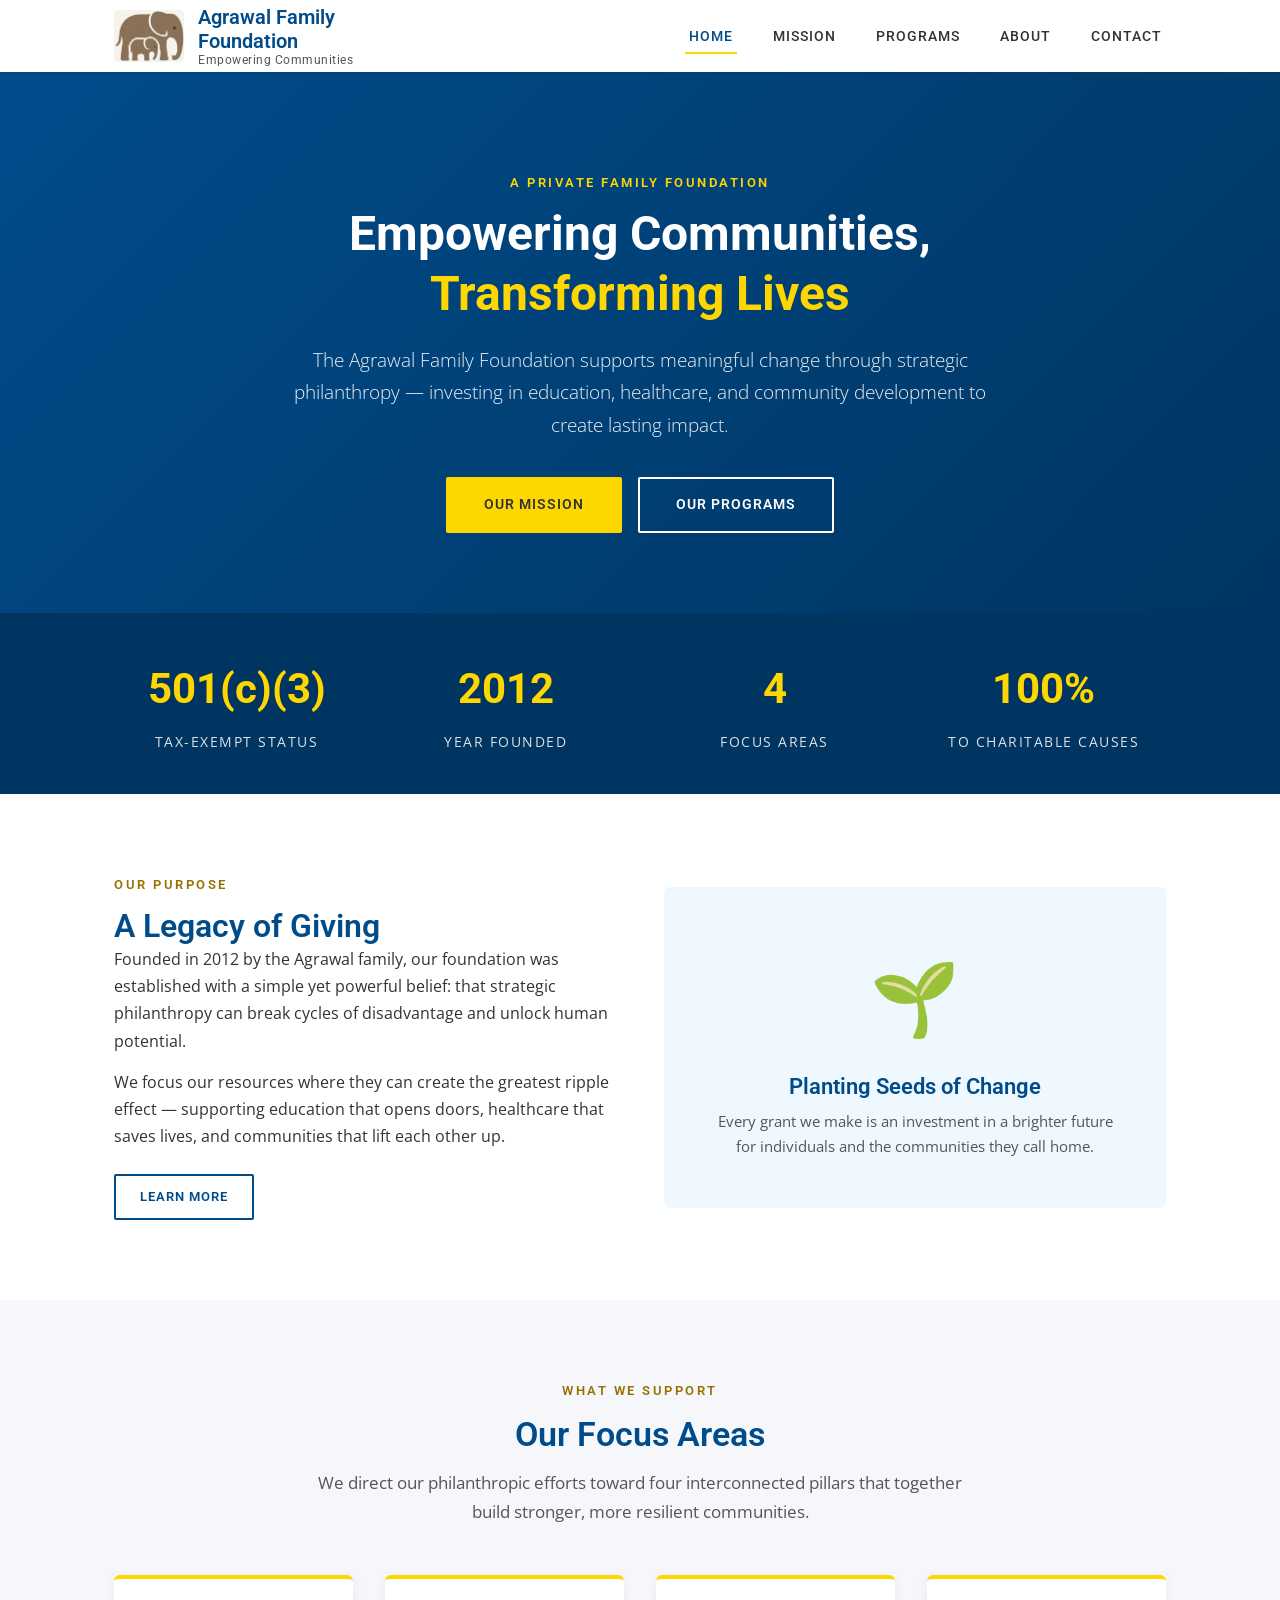
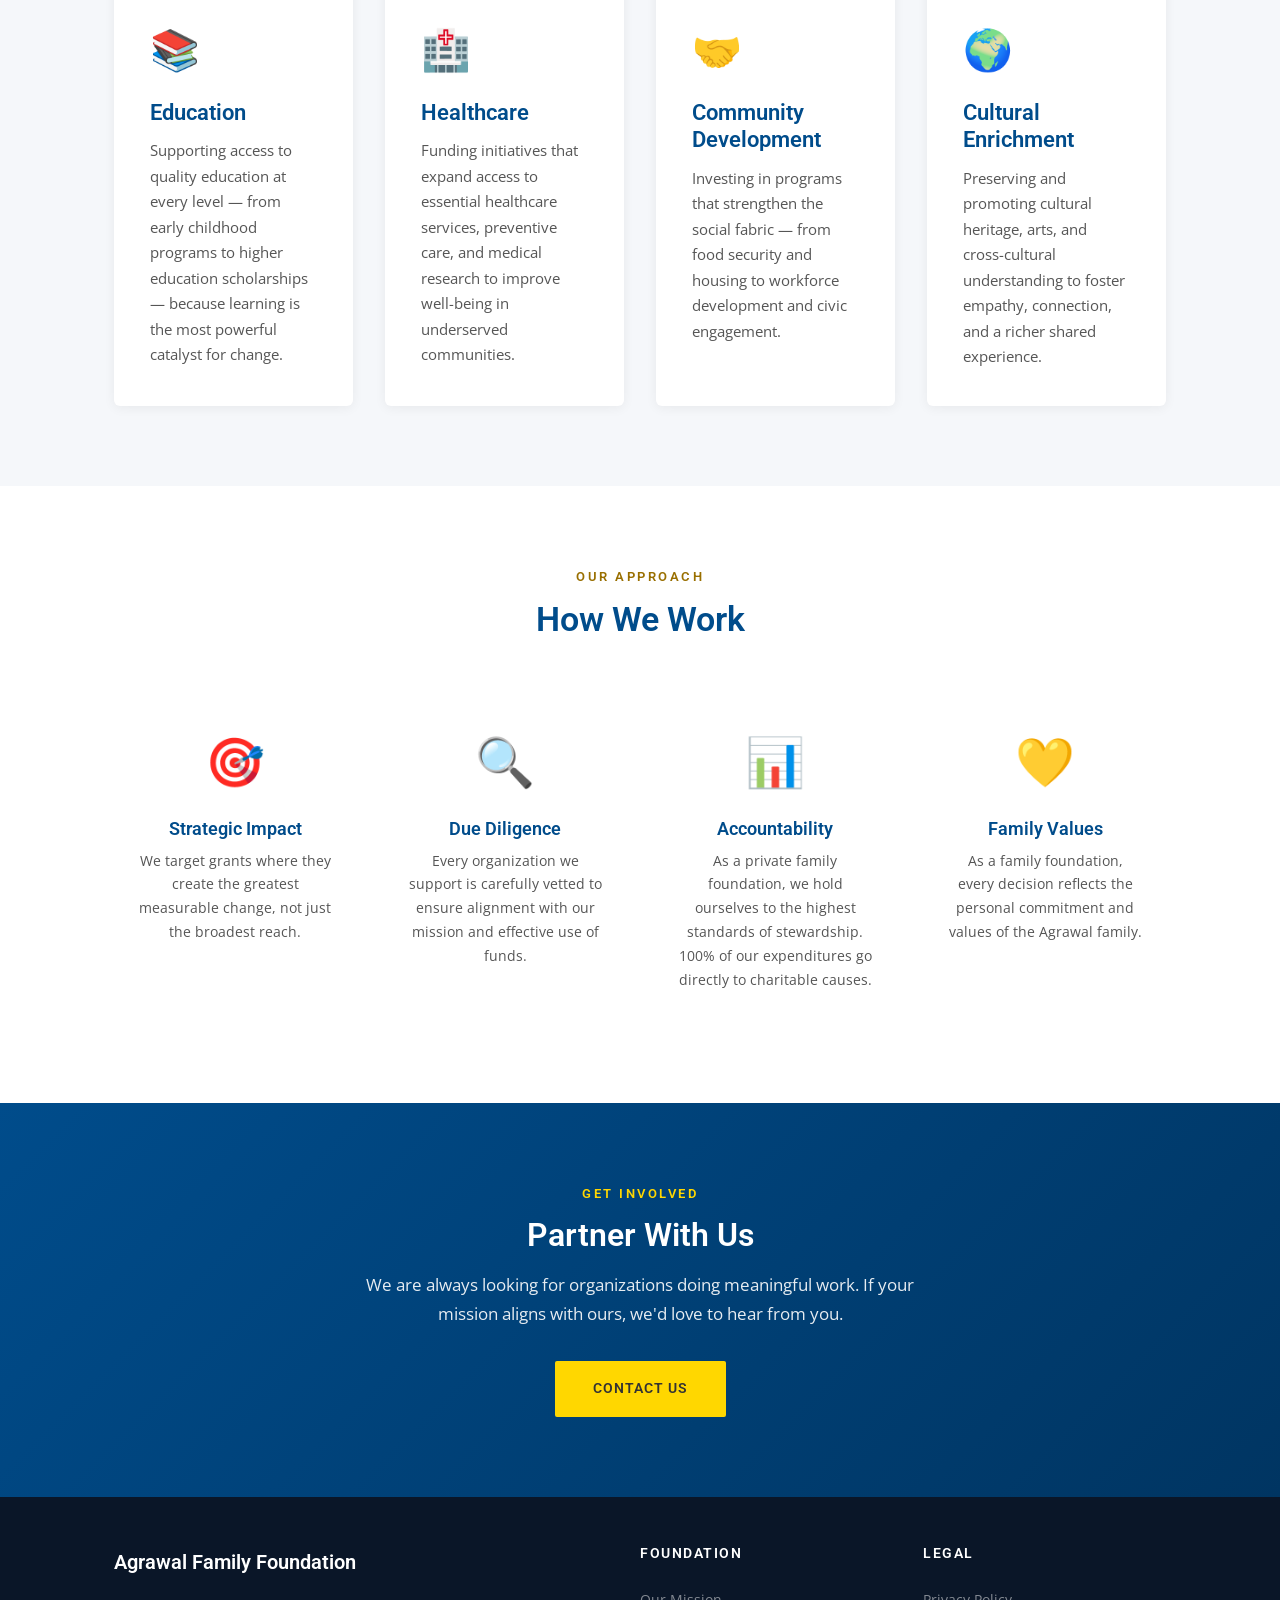
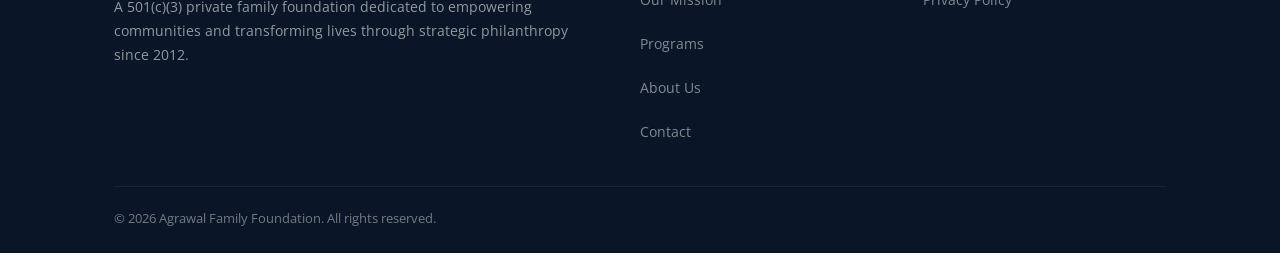
<file: index.html>
<!DOCTYPE html>
<html lang="en">
<head>
  <meta charset="UTF-8">
  <!-- Google Analytics (GA4) -->
  <script async src="https://www.googletagmanager.com/gtag/js?id=G-KWTF7LBR7S"></script>
  <script>
    window.dataLayer = window.dataLayer || [];
    function gtag(){dataLayer.push(arguments);}
    gtag('js', new Date());
    gtag('config', 'G-KWTF7LBR7S');
  </script>
  <meta name="viewport" content="width=device-width, initial-scale=1.0">
  <title>Agrawal Family Foundation | Empowering Communities, Transforming Lives</title>
  <meta name="description" content="The Agrawal Family Foundation is a private family foundation dedicated to education, healthcare, and community empowerment. Based in South Florida.">
  <meta property="og:title" content="Agrawal Family Foundation | Empowering Communities, Transforming Lives">
  <meta property="og:description" content="A private family foundation dedicated to education, healthcare, and community empowerment.">
  <meta property="og:type" content="website">
  <meta property="og:url" content="https://www.agrawalfoundation.com/">
  <link rel="canonical" href="https://www.agrawalfoundation.com/">
  <link rel="preconnect" href="https://fonts.googleapis.com">
  <link rel="preconnect" href="https://fonts.gstatic.com" crossorigin>
  <link href="https://fonts.googleapis.com/css2?family=Open+Sans:wght@300;400;600&family=Roboto:wght@300;400;500;600;700&display=swap" rel="stylesheet">
  <link rel="stylesheet" href="css/styles.css">
  <link rel="icon" href="images/logo.jpg" type="image/jpeg">
</head>
<body>
  <a href="#main" class="skip-link">Skip to content</a>

  <!-- Header -->
  <header>
    <div class="container">
      <a href="index.html" class="logo">
        <img src="images/logo.jpg" alt="Agrawal Family Foundation">
        <div class="logo-text">Agrawal Family<br>Foundation<span>Empowering Communities</span></div>
      </a>
      <button class="menu-toggle" aria-label="Toggle menu" aria-expanded="false">
        <span></span><span></span><span></span>
      </button>
      <nav aria-label="Main navigation">
        <ul>
          <li><a href="index.html" class="active">Home</a></li>
          <li><a href="mission.html">Mission</a></li>
          <li><a href="programs.html">Programs</a></li>
          <li><a href="about.html">About</a></li>
          <li><a href="contact.html">Contact</a></li>
        </ul>
      </nav>
    </div>
  </header>

  <main id="main">

  <!-- Hero -->
  <section class="hero">
    <div class="container">
      <span class="overline">A Private Family Foundation</span>
      <h1>Empowering Communities,<br><span class="highlight">Transforming Lives</span></h1>
      <p>The Agrawal Family Foundation supports meaningful change through strategic philanthropy — investing in education, healthcare, and community development to create lasting impact.</p>
      <div class="hero-buttons">
        <a href="mission.html" class="btn btn-gold">Our Mission</a>
        <a href="programs.html" class="btn btn-outline">Our Programs</a>
      </div>
    </div>
  </section>

  <!-- Impact Stats -->
  <section class="stats-bar">
    <div class="container">
      <div class="stats-grid">
        <div class="animate">
          <div class="stat-number">501(c)(3)</div>
          <div class="stat-label">Tax-Exempt Status</div>
        </div>
        <div class="animate">
          <div class="stat-number">2012</div>
          <div class="stat-label">Year Founded</div>
        </div>
        <div class="animate">
          <div class="stat-number">4</div>
          <div class="stat-label">Focus Areas</div>
        </div>
        <div class="animate">
          <div class="stat-number">100%</div>
          <div class="stat-label">To Charitable Causes</div>
        </div>
      </div>
    </div>
  </section>

  <!-- Mission Preview -->
  <section class="section">
    <div class="container">
      <div class="two-col">
        <div>
          <span class="overline">Our Purpose</span>
          <h2>A Legacy of Giving</h2>
          <p>Founded in 2012 by the Agrawal family, our foundation was established with a simple yet powerful belief: that strategic philanthropy can break cycles of disadvantage and unlock human potential.</p>
          <p>We focus our resources where they can create the greatest ripple effect — supporting education that opens doors, healthcare that saves lives, and communities that lift each other up.</p>
          <div style="margin-top:24px">
            <a href="mission.html" class="btn btn-outline-dark btn-sm">Learn More</a>
          </div>
        </div>
        <div>
          <div style="background:var(--bg-light);border-radius:var(--radius);padding:48px;text-align:center;">
            <div style="font-size:72px;margin-bottom:16px;">🌱</div>
            <h3 style="margin-bottom:8px;">Planting Seeds of Change</h3>
            <p style="color:var(--text-light);font-size:15px;">Every grant we make is an investment in a brighter future for individuals and the communities they call home.</p>
          </div>
        </div>
      </div>
    </div>
  </section>

  <!-- Focus Areas -->
  <section class="section section-alt">
    <div class="container">
      <div class="section-header">
        <span class="overline">What We Support</span>
        <h2>Our Focus Areas</h2>
        <p>We direct our philanthropic efforts toward four interconnected pillars that together build stronger, more resilient communities.</p>
      </div>
      <div class="card-grid card-grid-4">
        <div class="card animate">
          <div class="card-icon">📚</div>
          <h3>Education</h3>
          <p>Supporting access to quality education at every level — from early childhood programs to higher education scholarships — because learning is the most powerful catalyst for change.</p>
        </div>
        <div class="card animate">
          <div class="card-icon">🏥</div>
          <h3>Healthcare</h3>
          <p>Funding initiatives that expand access to essential healthcare services, preventive care, and medical research to improve well-being in underserved communities.</p>
        </div>
        <div class="card animate">
          <div class="card-icon">🤝</div>
          <h3>Community Development</h3>
          <p>Investing in programs that strengthen the social fabric — from food security and housing to workforce development and civic engagement.</p>
        </div>
        <div class="card animate">
          <div class="card-icon">🌍</div>
          <h3>Cultural Enrichment</h3>
          <p>Preserving and promoting cultural heritage, arts, and cross-cultural understanding to foster empathy, connection, and a richer shared experience.</p>
        </div>
      </div>
    </div>
  </section>

  <!-- Values Highlight -->
  <section class="section">
    <div class="container">
      <div class="section-header">
        <span class="overline">Our Approach</span>
        <h2>How We Work</h2>
      </div>
      <div class="values-grid">
        <div class="value-item animate">
          <div class="value-icon">🎯</div>
          <h4>Strategic Impact</h4>
          <p>We target grants where they create the greatest measurable change, not just the broadest reach.</p>
        </div>
        <div class="value-item animate">
          <div class="value-icon">🔍</div>
          <h4>Due Diligence</h4>
          <p>Every organization we support is carefully vetted to ensure alignment with our mission and effective use of funds.</p>
        </div>
        <div class="value-item animate">
          <div class="value-icon">📊</div>
          <h4>Accountability</h4>
          <p>As a private family foundation, we hold ourselves to the highest standards of stewardship. 100% of our expenditures go directly to charitable causes.</p>
        </div>
        <div class="value-item animate">
          <div class="value-icon">💛</div>
          <h4>Family Values</h4>
          <p>As a family foundation, every decision reflects the personal commitment and values of the Agrawal family.</p>
        </div>
      </div>
    </div>
  </section>

  <!-- CTA -->
  <section class="contact-section">
    <div class="container text-center">
      <span class="overline" style="color:var(--gold)">Get Involved</span>
      <h2 style="color:var(--white);margin-bottom:16px;">Partner With Us</h2>
      <p style="max-width:600px;margin:0 auto 32px;opacity:.9;font-size:17px;">We are always looking for organizations doing meaningful work. If your mission aligns with ours, we'd love to hear from you.</p>
      <a href="contact.html" class="btn btn-gold">Contact Us</a>
    </div>
  </section>

  </main>

  <!-- Footer -->
  <footer>
    <div class="container">
      <div class="footer-grid">
        <div class="footer-about">
          <div class="logo" style="color:var(--white);">Agrawal Family Foundation</div>
          <p>A 501(c)(3) private family foundation dedicated to empowering communities and transforming lives through strategic philanthropy since 2012.</p>
        </div>
        <div class="footer-links">
          <h4>Foundation</h4>
          <a href="mission.html">Our Mission</a>
          <a href="programs.html">Programs</a>
          <a href="about.html">About Us</a>
          <a href="contact.html">Contact</a>
        </div>
        <div class="footer-legal">
          <h4>Legal</h4>
          <a href="privacy.html">Privacy Policy</a>
        </div>
      </div>
      <div class="footer-bottom">
        <span>&copy; 2026 Agrawal Family Foundation. All rights reserved.</span>
      </div>
    </div>
  </footer>

  <script src="js/main.js"></script>
</body>
</html>
</file>
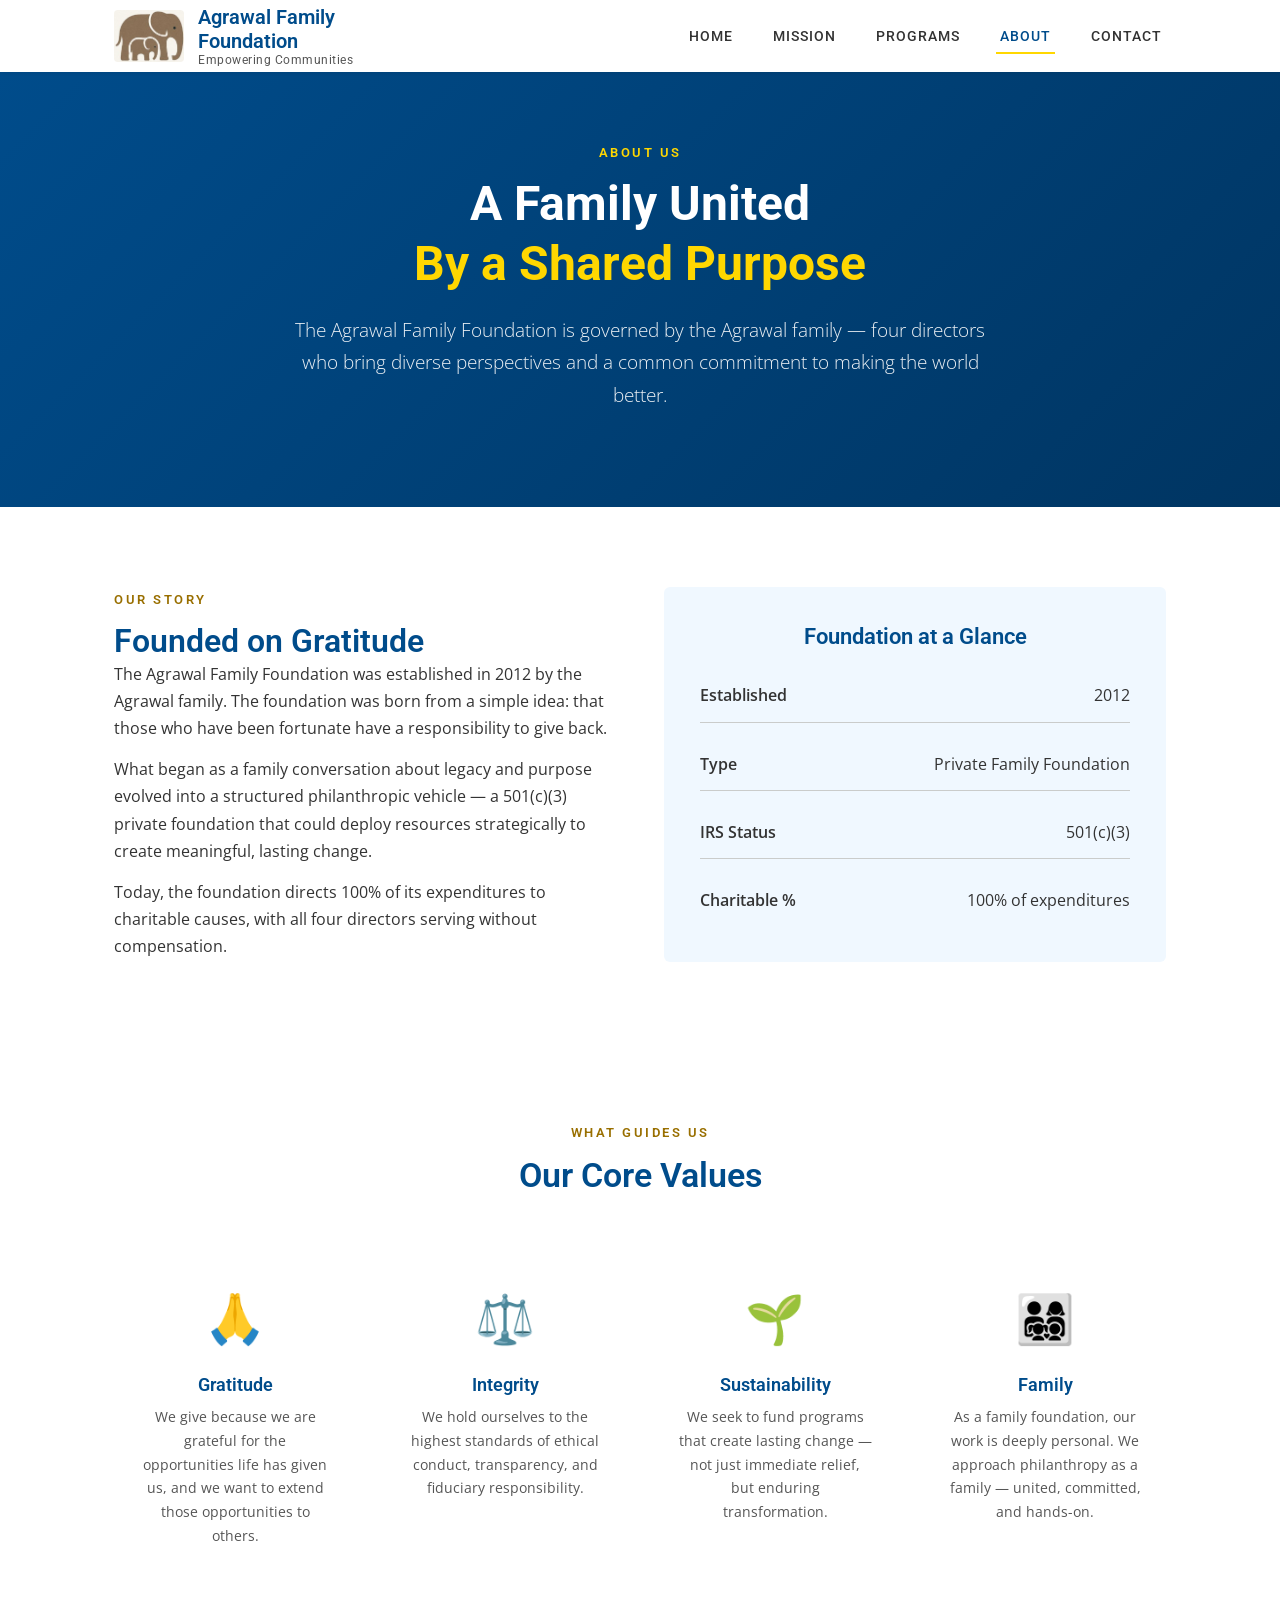
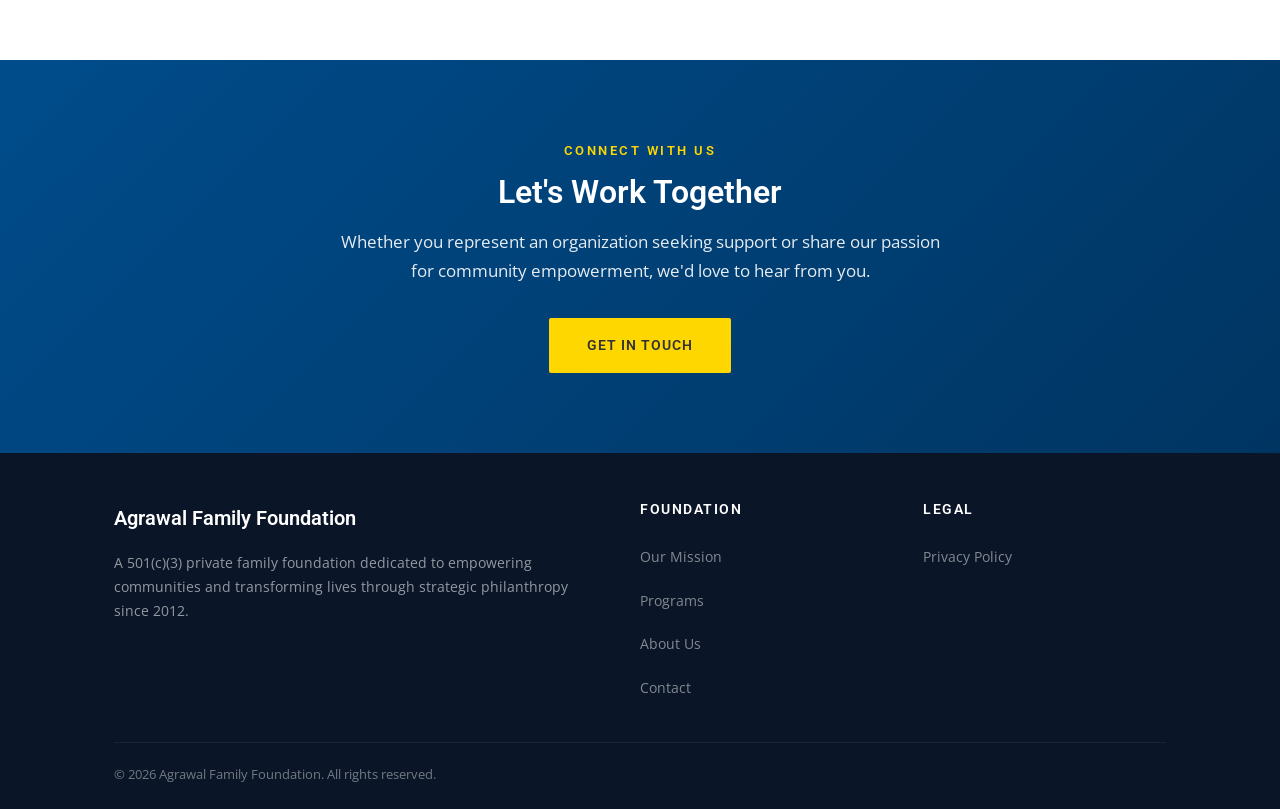
<file: about.html>
<!DOCTYPE html>
<html lang="en">
<head>
  <meta charset="UTF-8">
  <!-- Google Analytics (GA4) -->
  <script async src="https://www.googletagmanager.com/gtag/js?id=G-KWTF7LBR7S"></script>
  <script>
    window.dataLayer = window.dataLayer || [];
    function gtag(){dataLayer.push(arguments);}
    gtag('js', new Date());
    gtag('config', 'G-KWTF7LBR7S');
  </script>
  <meta name="viewport" content="width=device-width, initial-scale=1.0">
  <title>About Us | Agrawal Family Foundation</title>
  <meta name="description" content="Meet the Agrawal family — the founders and directors of the Agrawal Family Foundation, a private family foundation in South Florida.">
  <link rel="canonical" href="https://www.agrawalfoundation.com/about.html">
  <link rel="preconnect" href="https://fonts.googleapis.com">
  <link rel="preconnect" href="https://fonts.gstatic.com" crossorigin>
  <link href="https://fonts.googleapis.com/css2?family=Open+Sans:wght@300;400;600&family=Roboto:wght@300;400;500;600;700&display=swap" rel="stylesheet">
  <link rel="stylesheet" href="css/styles.css">
  <link rel="icon" href="images/logo.jpg" type="image/jpeg">
</head>
<body>
  <a href="#main" class="skip-link">Skip to content</a>

  <!-- Header -->
  <header>
    <div class="container">
      <a href="index.html" class="logo">
        <img src="images/logo.jpg" alt="Agrawal Family Foundation">
        <div class="logo-text">Agrawal Family<br>Foundation<span>Empowering Communities</span></div>
      </a>
      <button class="menu-toggle" aria-label="Toggle menu" aria-expanded="false">
        <span></span><span></span><span></span>
      </button>
      <nav aria-label="Main navigation">
        <ul>
          <li><a href="index.html">Home</a></li>
          <li><a href="mission.html">Mission</a></li>
          <li><a href="programs.html">Programs</a></li>
          <li><a href="about.html">About</a></li>
          <li><a href="contact.html">Contact</a></li>
        </ul>
      </nav>
    </div>
  </header>

  <main id="main">

  <!-- Hero -->
  <section class="hero" style="padding:70px 0 60px;">
    <div class="container">
      <span class="overline">About Us</span>
      <h1>A Family United<br><span class="highlight">By a Shared Purpose</span></h1>
      <p>The Agrawal Family Foundation is governed by the Agrawal family — four directors who bring diverse perspectives and a common commitment to making the world better.</p>
    </div>
  </section>

  <!-- Our Story -->
  <section class="section">
    <div class="container">
      <div class="two-col">
        <div>
          <span class="overline">Our Story</span>
          <h2>Founded on Gratitude</h2>
          <p>The Agrawal Family Foundation was established in 2012 by the Agrawal family. The foundation was born from a simple idea: that those who have been fortunate have a responsibility to give back.</p>
          <p>What began as a family conversation about legacy and purpose evolved into a structured philanthropic vehicle — a 501(c)(3) private foundation that could deploy resources strategically to create meaningful, lasting change.</p>
          <p>Today, the foundation directs 100% of its expenditures to charitable causes, with all four directors serving without compensation.</p>
        </div>
        <div>
          <div style="background:var(--bg-light);border-radius:var(--radius);padding:36px;">
            <h3 style="margin-bottom:20px;text-align:center;">Foundation at a Glance</h3>
            <div style="display:grid;gap:16px;">
              <div style="display:flex;justify-content:space-between;padding:12px 0;border-bottom:1px solid var(--border);">
                <span style="font-weight:600;">Established</span><span>2012</span>
              </div>
              <div style="display:flex;justify-content:space-between;padding:12px 0;border-bottom:1px solid var(--border);">
                <span style="font-weight:600;">Type</span><span>Private Family Foundation</span>
              </div>
              <div style="display:flex;justify-content:space-between;padding:12px 0;border-bottom:1px solid var(--border);">
                <span style="font-weight:600;">IRS Status</span><span>501(c)(3)</span>
              </div>
              <div style="display:flex;justify-content:space-between;padding:12px 0;">
                <span style="font-weight:600;">Charitable %</span><span>100% of expenditures</span>
              </div>
            </div>
          </div>
        </div>
      </div>
    </div>
  </section>

  <!-- Values -->
  <section class="section">
    <div class="container">
      <div class="section-header">
        <span class="overline">What Guides Us</span>
        <h2>Our Core Values</h2>
      </div>
      <div class="values-grid">
        <div class="value-item animate">
          <div class="value-icon">🙏</div>
          <h4>Gratitude</h4>
          <p>We give because we are grateful for the opportunities life has given us, and we want to extend those opportunities to others.</p>
        </div>
        <div class="value-item animate">
          <div class="value-icon">⚖️</div>
          <h4>Integrity</h4>
          <p>We hold ourselves to the highest standards of ethical conduct, transparency, and fiduciary responsibility.</p>
        </div>
        <div class="value-item animate">
          <div class="value-icon">🌱</div>
          <h4>Sustainability</h4>
          <p>We seek to fund programs that create lasting change — not just immediate relief, but enduring transformation.</p>
        </div>
        <div class="value-item animate">
          <div class="value-icon">👨‍👩‍👧‍👦</div>
          <h4>Family</h4>
          <p>As a family foundation, our work is deeply personal. We approach philanthropy as a family — united, committed, and hands-on.</p>
        </div>
      </div>
    </div>
  </section>

  <!-- CTA -->
  <section class="contact-section">
    <div class="container text-center">
      <span class="overline" style="color:var(--gold)">Connect With Us</span>
      <h2 style="color:var(--white);margin-bottom:16px;">Let's Work Together</h2>
      <p style="max-width:600px;margin:0 auto 32px;opacity:.9;font-size:17px;">Whether you represent an organization seeking support or share our passion for community empowerment, we'd love to hear from you.</p>
      <a href="contact.html" class="btn btn-gold">Get in Touch</a>
    </div>
  </section>

  </main>

  <!-- Footer -->
  <footer>
    <div class="container">
      <div class="footer-grid">
        <div class="footer-about">
          <div class="logo" style="color:var(--white);">Agrawal Family Foundation</div>
          <p>A 501(c)(3) private family foundation dedicated to empowering communities and transforming lives through strategic philanthropy since 2012.</p>
        </div>
        <div class="footer-links">
          <h4>Foundation</h4>
          <a href="mission.html">Our Mission</a>
          <a href="programs.html">Programs</a>
          <a href="about.html">About Us</a>
          <a href="contact.html">Contact</a>
        </div>
        <div class="footer-legal">
          <h4>Legal</h4>
          <a href="privacy.html">Privacy Policy</a>
        </div>
      </div>
      <div class="footer-bottom">
        <span>&copy; 2026 Agrawal Family Foundation. All rights reserved.</span>
      </div>
    </div>
  </footer>

  <script src="js/main.js"></script>
</body>
</html>
</file>
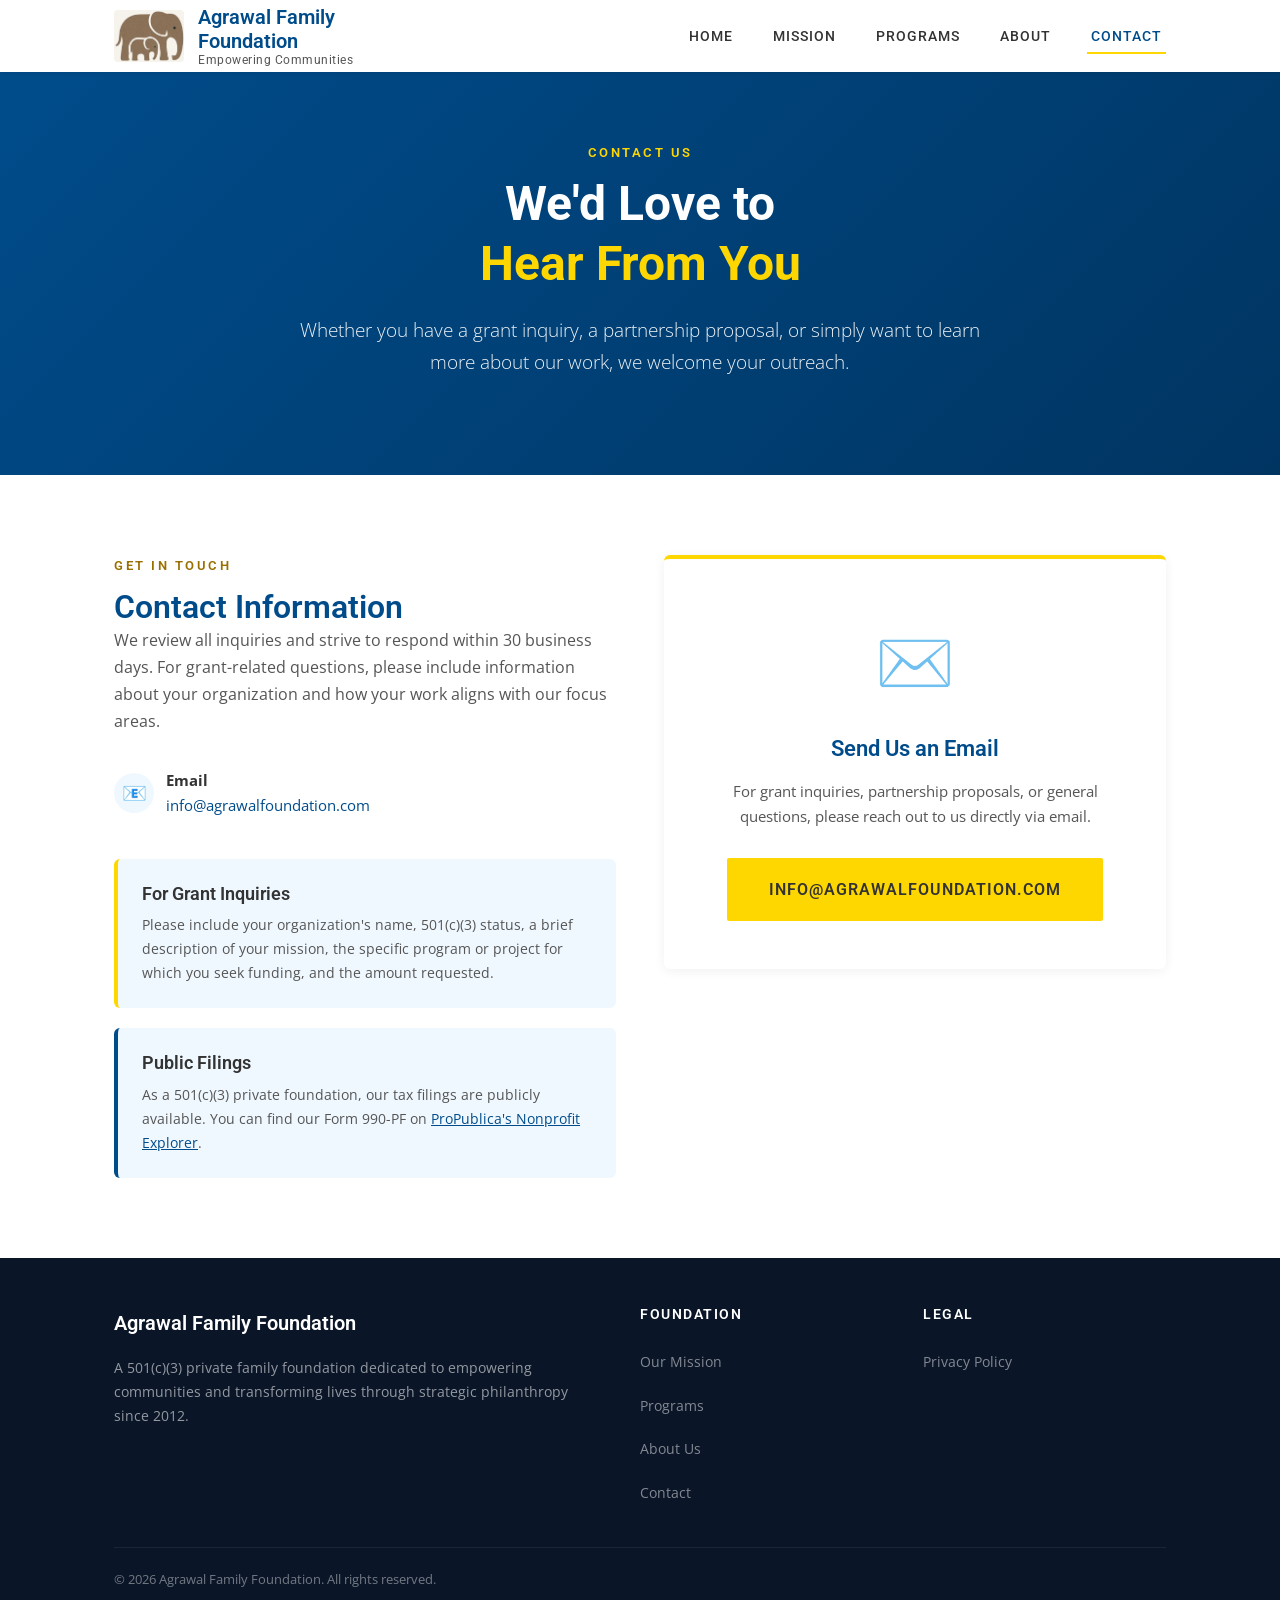
<file: contact.html>
<!DOCTYPE html>
<html lang="en">
<head>
  <meta charset="UTF-8">
  <!-- Google Analytics (GA4) -->
  <script async src="https://www.googletagmanager.com/gtag/js?id=G-KWTF7LBR7S"></script>
  <script>
    window.dataLayer = window.dataLayer || [];
    function gtag(){dataLayer.push(arguments);}
    gtag('js', new Date());
    gtag('config', 'G-KWTF7LBR7S');
  </script>
  <meta name="viewport" content="width=device-width, initial-scale=1.0">
  <title>Contact | Agrawal Family Foundation</title>
  <meta name="description" content="Contact the Agrawal Family Foundation for grant inquiries, partnership opportunities, or general questions.">
  <link rel="canonical" href="https://www.agrawalfoundation.com/contact.html">
  <link rel="preconnect" href="https://fonts.googleapis.com">
  <link rel="preconnect" href="https://fonts.gstatic.com" crossorigin>
  <link href="https://fonts.googleapis.com/css2?family=Open+Sans:wght@300;400;600&family=Roboto:wght@300;400;500;600;700&display=swap" rel="stylesheet">
  <link rel="stylesheet" href="css/styles.css">
  <link rel="icon" href="images/logo.jpg" type="image/jpeg">
</head>
<body>
  <a href="#main" class="skip-link">Skip to content</a>

  <!-- Header -->
  <header>
    <div class="container">
      <a href="index.html" class="logo">
        <img src="images/logo.jpg" alt="Agrawal Family Foundation">
        <div class="logo-text">Agrawal Family<br>Foundation<span>Empowering Communities</span></div>
      </a>
      <button class="menu-toggle" aria-label="Toggle menu" aria-expanded="false">
        <span></span><span></span><span></span>
      </button>
      <nav aria-label="Main navigation">
        <ul>
          <li><a href="index.html">Home</a></li>
          <li><a href="mission.html">Mission</a></li>
          <li><a href="programs.html">Programs</a></li>
          <li><a href="about.html">About</a></li>
          <li><a href="contact.html">Contact</a></li>
        </ul>
      </nav>
    </div>
  </header>

  <main id="main">

  <!-- Hero -->
  <section class="hero" style="padding:70px 0 60px;">
    <div class="container">
      <span class="overline">Contact Us</span>
      <h1>We'd Love to<br><span class="highlight">Hear From You</span></h1>
      <p>Whether you have a grant inquiry, a partnership proposal, or simply want to learn more about our work, we welcome your outreach.</p>
    </div>
  </section>

  <!-- Contact Section -->
  <section class="section">
    <div class="container">
      <div class="contact-grid" style="background:none;">
        <div>
          <span class="overline">Get in Touch</span>
          <h2>Contact Information</h2>
          <p style="color:var(--text-light);margin-bottom:32px;">We review all inquiries and strive to respond within 30 business days. For grant-related questions, please include information about your organization and how your work aligns with our focus areas.</p>

          <div class="contact-detail" style="color:var(--text);">
            <div class="icon" style="background:var(--bg-light);color:var(--primary);">📧</div>
            <div>
              <strong>Email</strong><br>
              <a href="mailto:info@agrawalfoundation.com" style="color:var(--primary);">info@agrawalfoundation.com</a>
            </div>
          </div>

          <div style="margin-top:40px;padding:24px;background:var(--bg-light);border-radius:var(--radius);border-left:4px solid var(--gold);">
            <h4 style="margin-bottom:8px;">For Grant Inquiries</h4>
            <p style="font-size:14px;color:var(--text-light);">Please include your organization's name, 501(c)(3) status, a brief description of your mission, the specific program or project for which you seek funding, and the amount requested.</p>
          </div>

          <div style="margin-top:20px;padding:24px;background:var(--bg-light);border-radius:var(--radius);border-left:4px solid var(--primary);">
            <h4 style="margin-bottom:8px;">Public Filings</h4>
            <p style="font-size:14px;color:var(--text-light);">As a 501(c)(3) private foundation, our tax filings are publicly available. You can find our Form 990-PF on <a href="https://projects.propublica.org/nonprofits/organizations/451657891" target="_blank" rel="noopener noreferrer" style="color:var(--primary);text-decoration:underline;">ProPublica's Nonprofit Explorer</a>.</p>
          </div>
        </div>

        <div>
          <div style="background:var(--white);border-radius:var(--radius);box-shadow:var(--shadow);padding:48px;border-top:4px solid var(--gold);text-align:center;">
            <div style="font-size:64px;margin-bottom:20px;">✉️</div>
            <h3 style="margin-bottom:16px;">Send Us an Email</h3>
            <p style="color:var(--text-light);font-size:15px;margin-bottom:28px;">For grant inquiries, partnership proposals, or general questions, please reach out to us directly via email.</p>
            <a href="mailto:info@agrawalfoundation.com" class="btn btn-gold" style="font-size:16px;padding:16px 40px;">info@agrawalfoundation.com</a>
          </div>
        </div>
      </div>
    </div>
  </section>

  </main>

  <!-- Footer -->
  <footer>
    <div class="container">
      <div class="footer-grid">
        <div class="footer-about">
          <div class="logo" style="color:var(--white);">Agrawal Family Foundation</div>
          <p>A 501(c)(3) private family foundation dedicated to empowering communities and transforming lives through strategic philanthropy since 2012.</p>
        </div>
        <div class="footer-links">
          <h4>Foundation</h4>
          <a href="mission.html">Our Mission</a>
          <a href="programs.html">Programs</a>
          <a href="about.html">About Us</a>
          <a href="contact.html">Contact</a>
        </div>
        <div class="footer-legal">
          <h4>Legal</h4>
          <a href="privacy.html">Privacy Policy</a>
        </div>
      </div>
      <div class="footer-bottom">
        <span>&copy; 2026 Agrawal Family Foundation. All rights reserved.</span>
      </div>
    </div>
  </footer>

  <script src="js/main.js"></script>
</body>
</html>
</file>
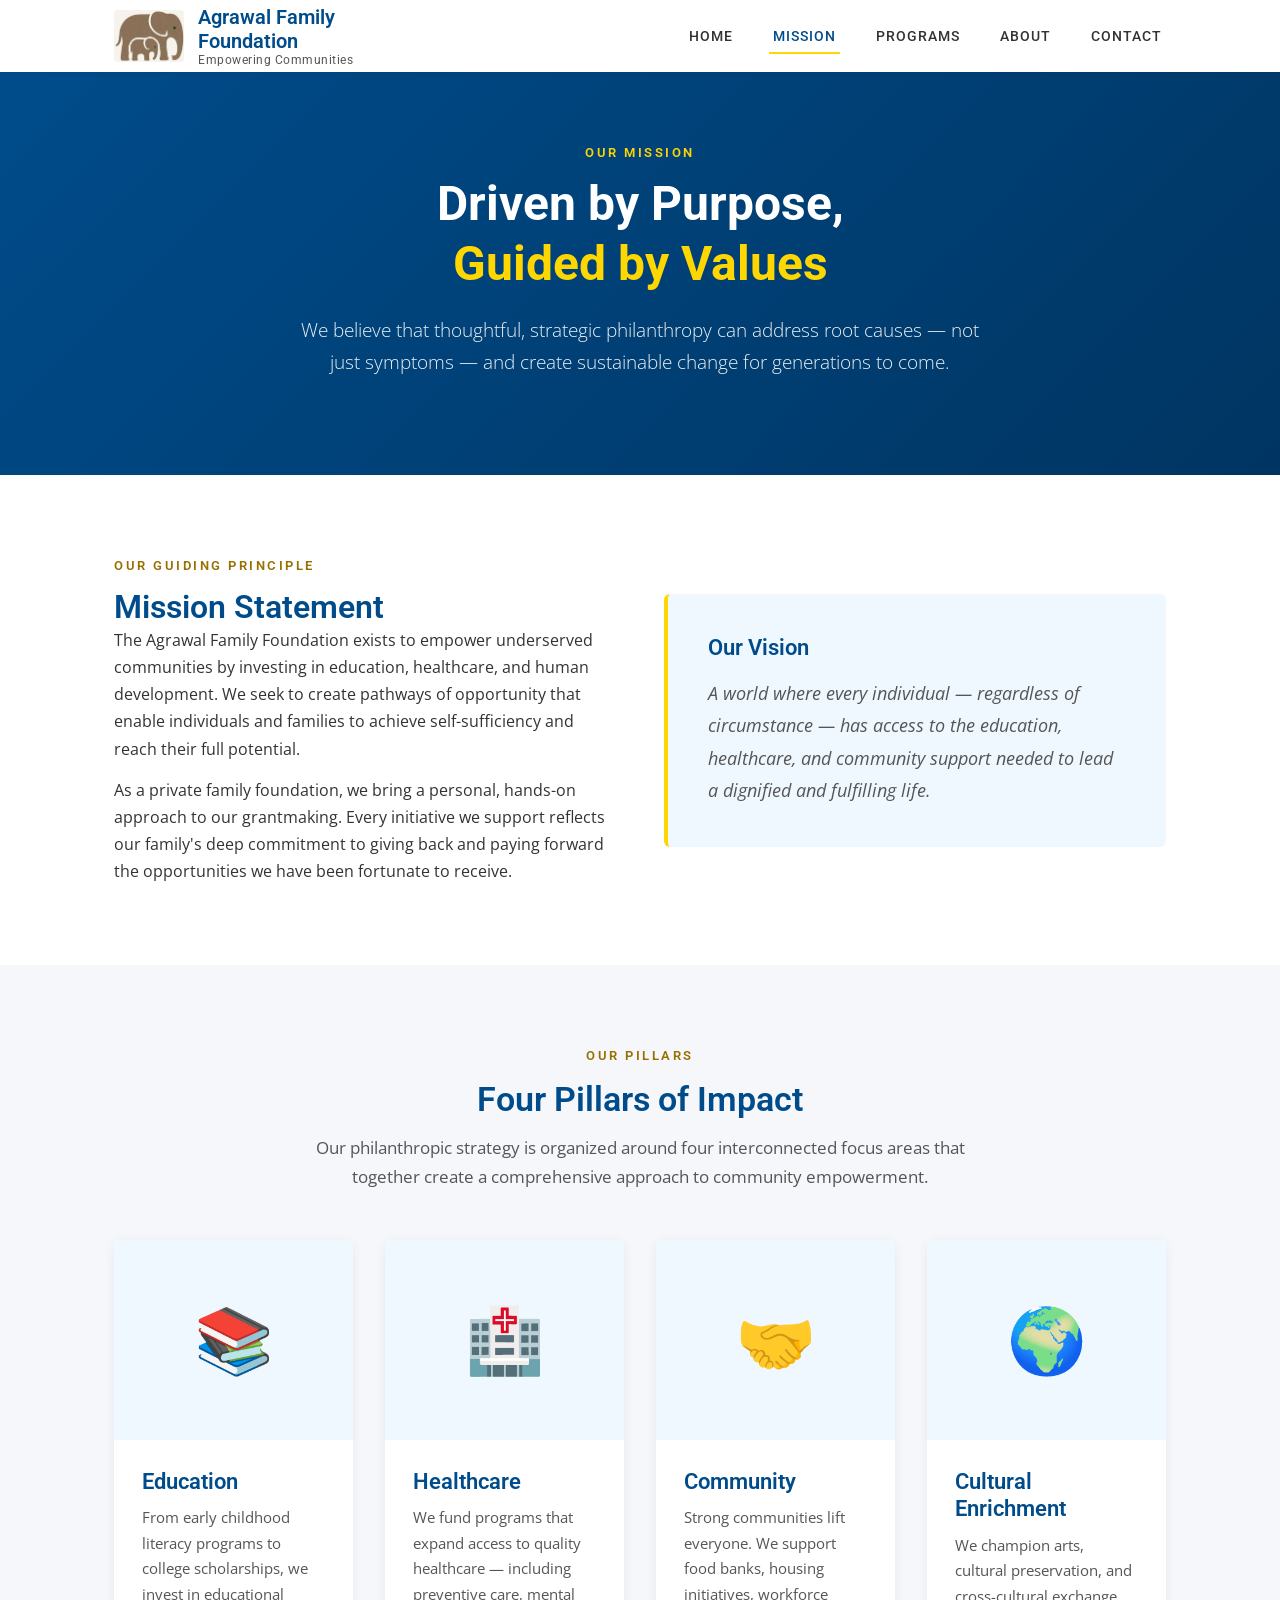
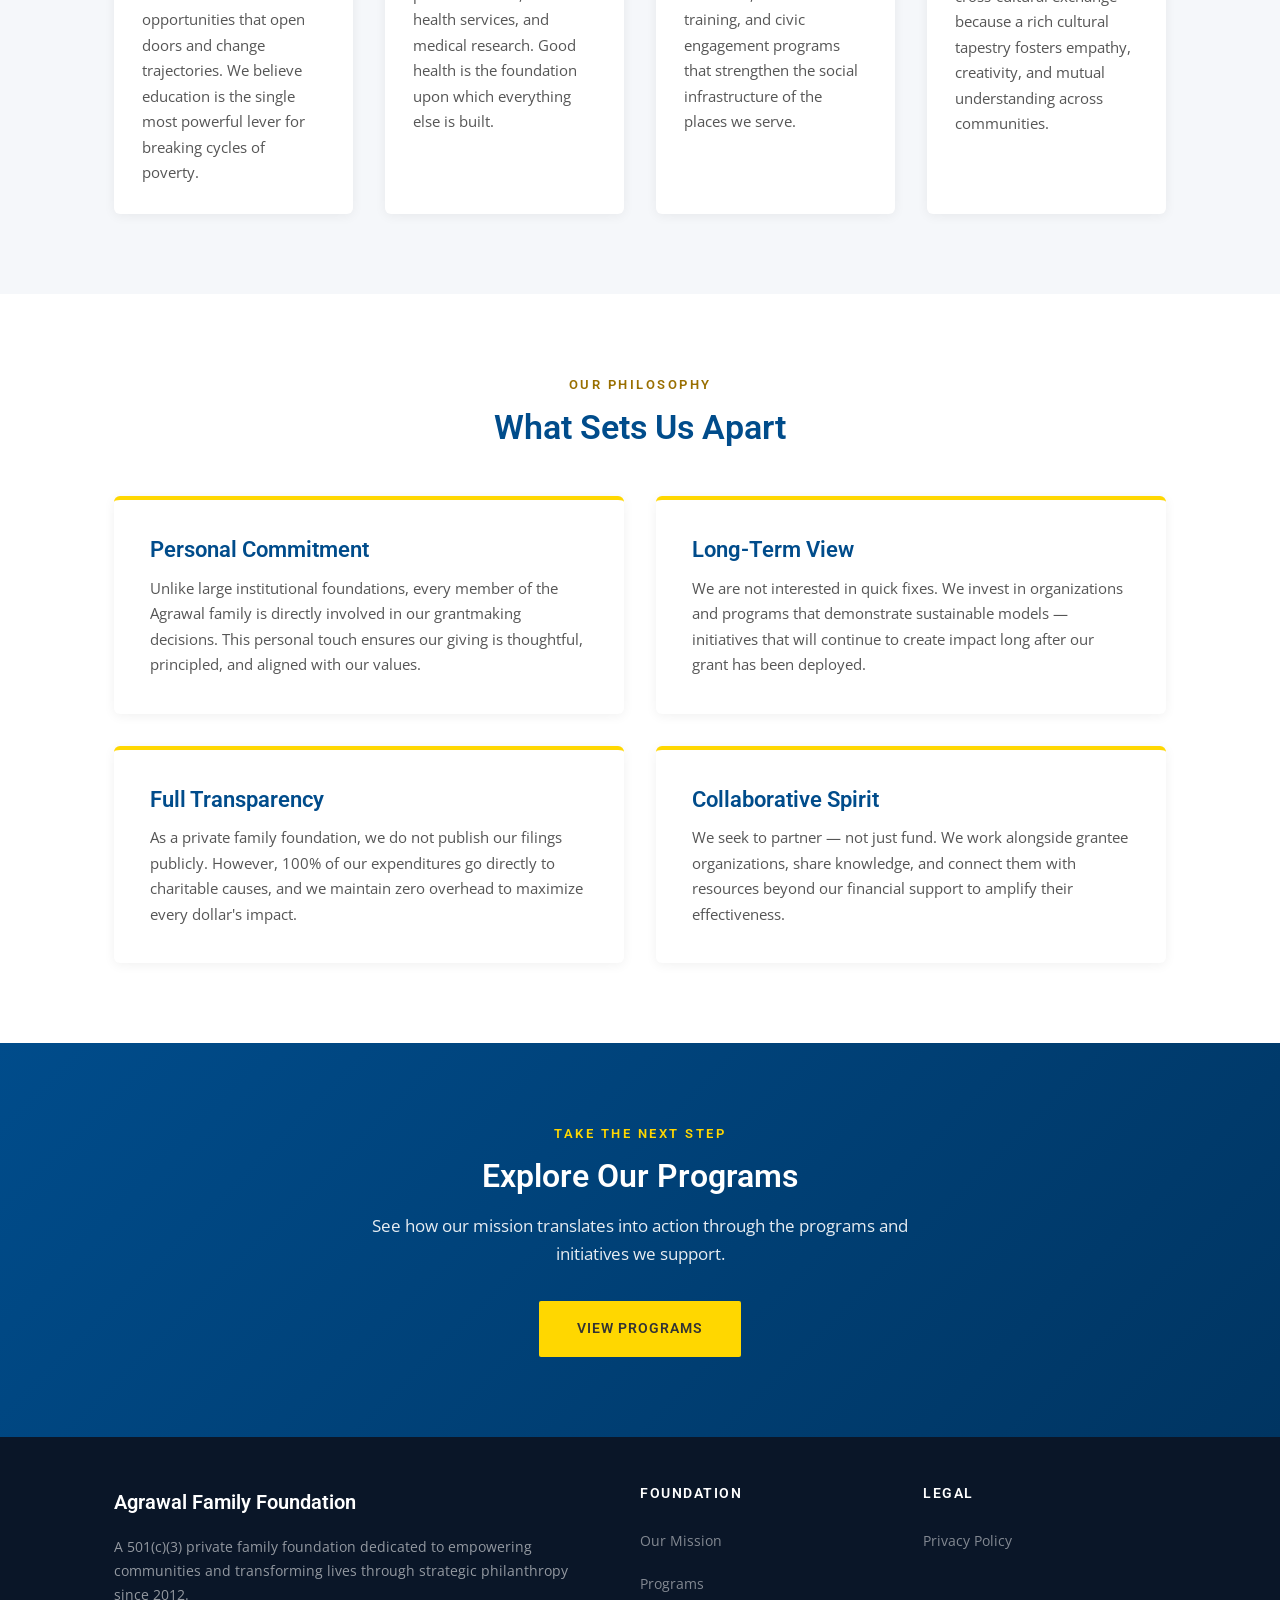
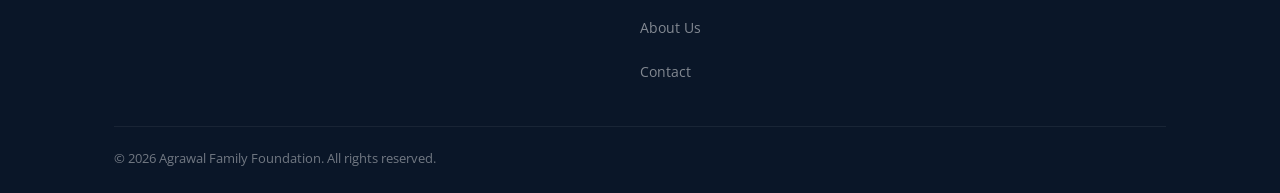
<file: mission.html>
<!DOCTYPE html>
<html lang="en">
<head>
  <meta charset="UTF-8">
  <!-- Google Analytics (GA4) -->
  <script async src="https://www.googletagmanager.com/gtag/js?id=G-KWTF7LBR7S"></script>
  <script>
    window.dataLayer = window.dataLayer || [];
    function gtag(){dataLayer.push(arguments);}
    gtag('js', new Date());
    gtag('config', 'G-KWTF7LBR7S');
  </script>
  <meta name="viewport" content="width=device-width, initial-scale=1.0">
  <title>Our Mission | Agrawal Family Foundation</title>
  <meta name="description" content="Learn about the Agrawal Family Foundation's mission to empower communities through education, healthcare, and strategic philanthropy.">
  <link rel="canonical" href="https://www.agrawalfoundation.com/mission.html">
  <link rel="preconnect" href="https://fonts.googleapis.com">
  <link rel="preconnect" href="https://fonts.gstatic.com" crossorigin>
  <link href="https://fonts.googleapis.com/css2?family=Open+Sans:wght@300;400;600&family=Roboto:wght@300;400;500;600;700&display=swap" rel="stylesheet">
  <link rel="stylesheet" href="css/styles.css">
  <link rel="icon" href="images/logo.jpg" type="image/jpeg">
</head>
<body>
  <a href="#main" class="skip-link">Skip to content</a>

  <!-- Header -->
  <header>
    <div class="container">
      <a href="index.html" class="logo">
        <img src="images/logo.jpg" alt="Agrawal Family Foundation">
        <div class="logo-text">Agrawal Family<br>Foundation<span>Empowering Communities</span></div>
      </a>
      <button class="menu-toggle" aria-label="Toggle menu" aria-expanded="false">
        <span></span><span></span><span></span>
      </button>
      <nav aria-label="Main navigation">
        <ul>
          <li><a href="index.html">Home</a></li>
          <li><a href="mission.html">Mission</a></li>
          <li><a href="programs.html">Programs</a></li>
          <li><a href="about.html">About</a></li>
          <li><a href="contact.html">Contact</a></li>
        </ul>
      </nav>
    </div>
  </header>

  <main id="main">

  <!-- Hero -->
  <section class="hero" style="padding:70px 0 60px;">
    <div class="container">
      <span class="overline">Our Mission</span>
      <h1>Driven by Purpose,<br><span class="highlight">Guided by Values</span></h1>
      <p>We believe that thoughtful, strategic philanthropy can address root causes — not just symptoms — and create sustainable change for generations to come.</p>
    </div>
  </section>

  <!-- Mission Statement -->
  <section class="section">
    <div class="container">
      <div class="two-col">
        <div>
          <span class="overline">Our Guiding Principle</span>
          <h2>Mission Statement</h2>
          <p>The Agrawal Family Foundation exists to empower underserved communities by investing in education, healthcare, and human development. We seek to create pathways of opportunity that enable individuals and families to achieve self-sufficiency and reach their full potential.</p>
          <p>As a private family foundation, we bring a personal, hands-on approach to our grantmaking. Every initiative we support reflects our family's deep commitment to giving back and paying forward the opportunities we have been fortunate to receive.</p>
        </div>
        <div>
          <div style="background:var(--bg-light);border-radius:var(--radius);padding:40px;border-left:4px solid var(--gold);">
            <h3 style="margin-bottom:16px;">Our Vision</h3>
            <p style="font-size:18px;font-style:italic;color:var(--text-light);line-height:1.8;">A world where every individual — regardless of circumstance — has access to the education, healthcare, and community support needed to lead a dignified and fulfilling life.</p>
          </div>
        </div>
      </div>
    </div>
  </section>

  <!-- Pillars -->
  <section class="section section-alt">
    <div class="container">
      <div class="section-header">
        <span class="overline">Our Pillars</span>
        <h2>Four Pillars of Impact</h2>
        <p>Our philanthropic strategy is organized around four interconnected focus areas that together create a comprehensive approach to community empowerment.</p>
      </div>
      <div class="pillar-grid">
        <div class="pillar animate">
          <div class="pillar-img">📚</div>
          <div class="pillar-body">
            <h3>Education</h3>
            <p>From early childhood literacy programs to college scholarships, we invest in educational opportunities that open doors and change trajectories. We believe education is the single most powerful lever for breaking cycles of poverty.</p>
          </div>
        </div>
        <div class="pillar animate">
          <div class="pillar-img">🏥</div>
          <div class="pillar-body">
            <h3>Healthcare</h3>
            <p>We fund programs that expand access to quality healthcare — including preventive care, mental health services, and medical research. Good health is the foundation upon which everything else is built.</p>
          </div>
        </div>
        <div class="pillar animate">
          <div class="pillar-img">🤝</div>
          <div class="pillar-body">
            <h3>Community</h3>
            <p>Strong communities lift everyone. We support food banks, housing initiatives, workforce training, and civic engagement programs that strengthen the social infrastructure of the places we serve.</p>
          </div>
        </div>
        <div class="pillar animate">
          <div class="pillar-img">🌍</div>
          <div class="pillar-body">
            <h3>Cultural Enrichment</h3>
            <p>We champion arts, cultural preservation, and cross-cultural exchange because a rich cultural tapestry fosters empathy, creativity, and mutual understanding across communities.</p>
          </div>
        </div>
      </div>
    </div>
  </section>

  <!-- Philosophy -->
  <section class="section">
    <div class="container">
      <div class="section-header">
        <span class="overline">Our Philosophy</span>
        <h2>What Sets Us Apart</h2>
      </div>
      <div class="card-grid card-grid-2">
        <div class="card animate">
          <h3>Personal Commitment</h3>
          <p>Unlike large institutional foundations, every member of the Agrawal family is directly involved in our grantmaking decisions. This personal touch ensures our giving is thoughtful, principled, and aligned with our values.</p>
        </div>
        <div class="card animate">
          <h3>Long-Term View</h3>
          <p>We are not interested in quick fixes. We invest in organizations and programs that demonstrate sustainable models — initiatives that will continue to create impact long after our grant has been deployed.</p>
        </div>
        <div class="card animate">
          <h3>Full Transparency</h3>
          <p>As a private family foundation, we do not publish our filings publicly. However, 100% of our expenditures go directly to charitable causes, and we maintain zero overhead to maximize every dollar's impact.</p>
        </div>
        <div class="card animate">
          <h3>Collaborative Spirit</h3>
          <p>We seek to partner — not just fund. We work alongside grantee organizations, share knowledge, and connect them with resources beyond our financial support to amplify their effectiveness.</p>
        </div>
      </div>
    </div>
  </section>

  <!-- CTA -->
  <section class="contact-section">
    <div class="container text-center">
      <span class="overline" style="color:var(--gold)">Take the Next Step</span>
      <h2 style="color:var(--white);margin-bottom:16px;">Explore Our Programs</h2>
      <p style="max-width:600px;margin:0 auto 32px;opacity:.9;font-size:17px;">See how our mission translates into action through the programs and initiatives we support.</p>
      <a href="programs.html" class="btn btn-gold">View Programs</a>
    </div>
  </section>

  </main>

  <!-- Footer -->
  <footer>
    <div class="container">
      <div class="footer-grid">
        <div class="footer-about">
          <div class="logo" style="color:var(--white);">Agrawal Family Foundation</div>
          <p>A 501(c)(3) private family foundation dedicated to empowering communities and transforming lives through strategic philanthropy since 2012.</p>
        </div>
        <div class="footer-links">
          <h4>Foundation</h4>
          <a href="mission.html">Our Mission</a>
          <a href="programs.html">Programs</a>
          <a href="about.html">About Us</a>
          <a href="contact.html">Contact</a>
        </div>
        <div class="footer-legal">
          <h4>Legal</h4>
          <a href="privacy.html">Privacy Policy</a>
        </div>
      </div>
      <div class="footer-bottom">
        <span>&copy; 2026 Agrawal Family Foundation. All rights reserved.</span>
      </div>
    </div>
  </footer>

  <script src="js/main.js"></script>
</body>
</html>
</file>
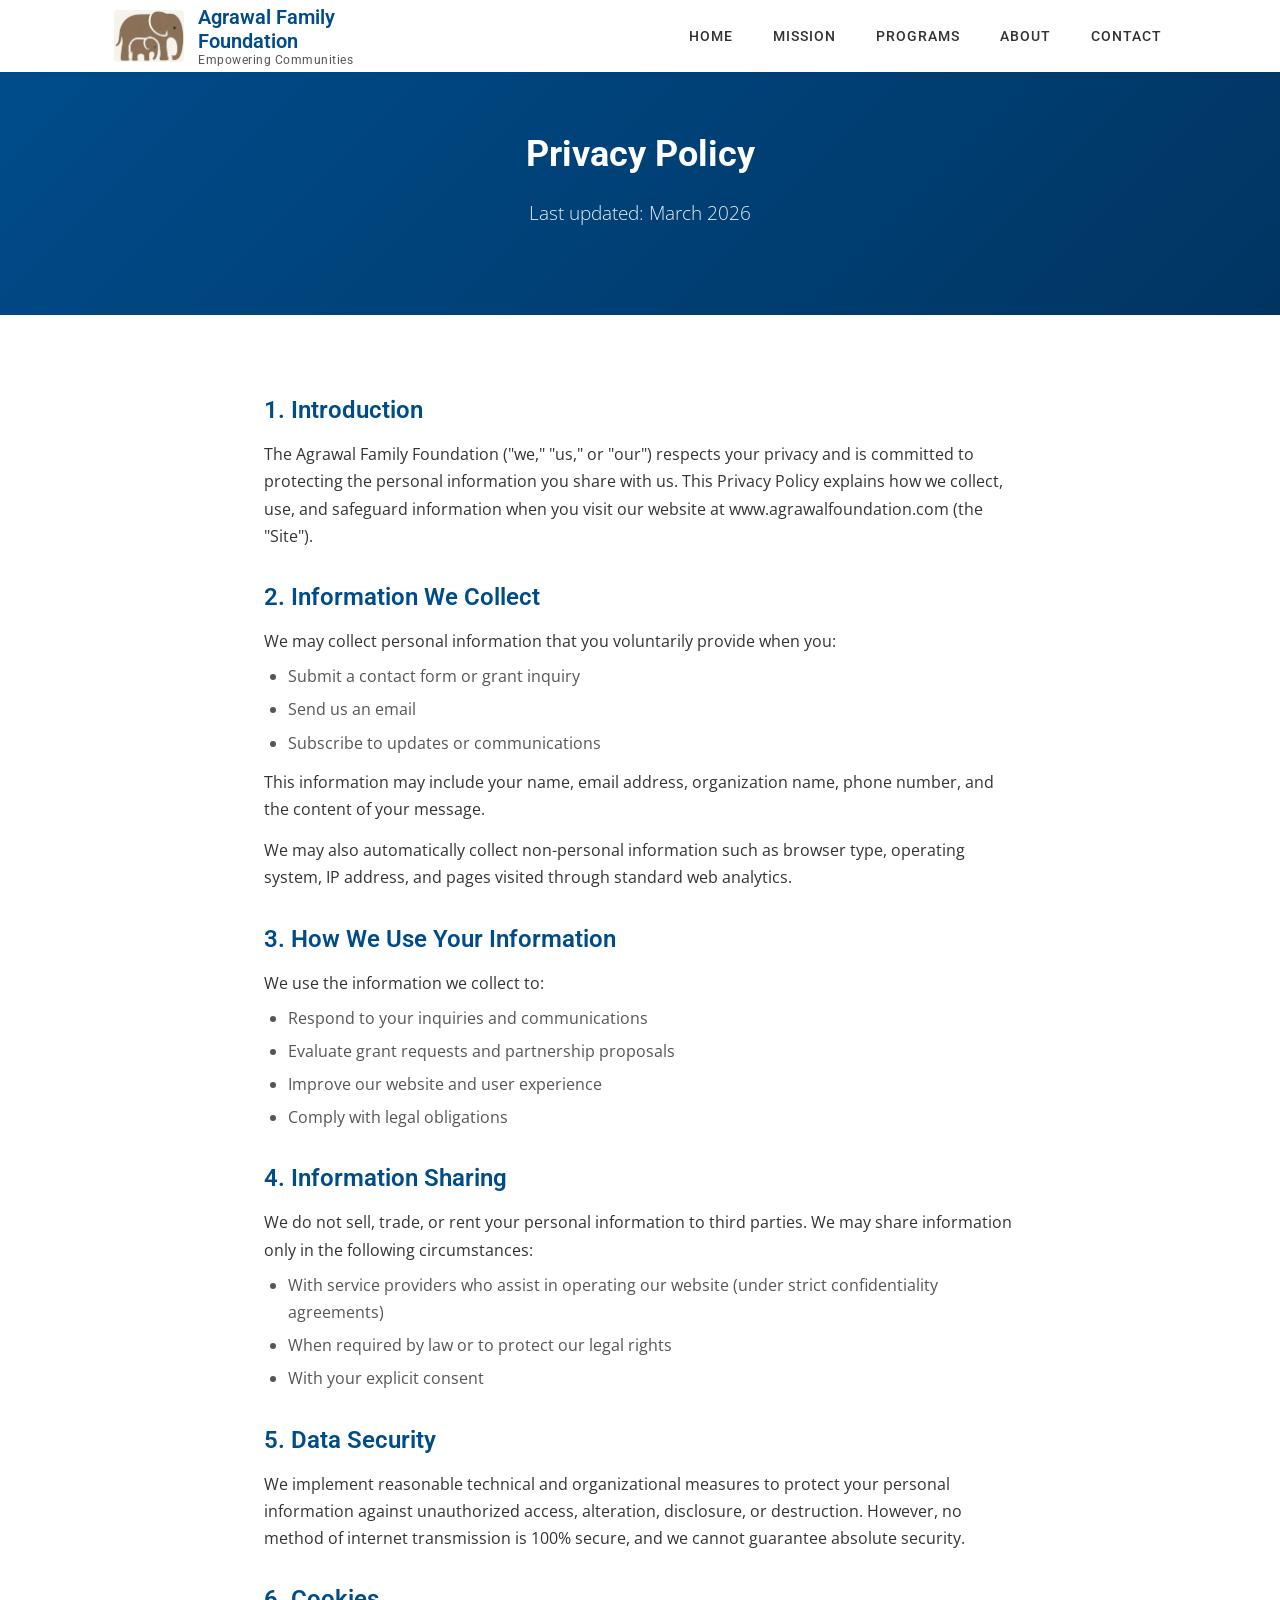
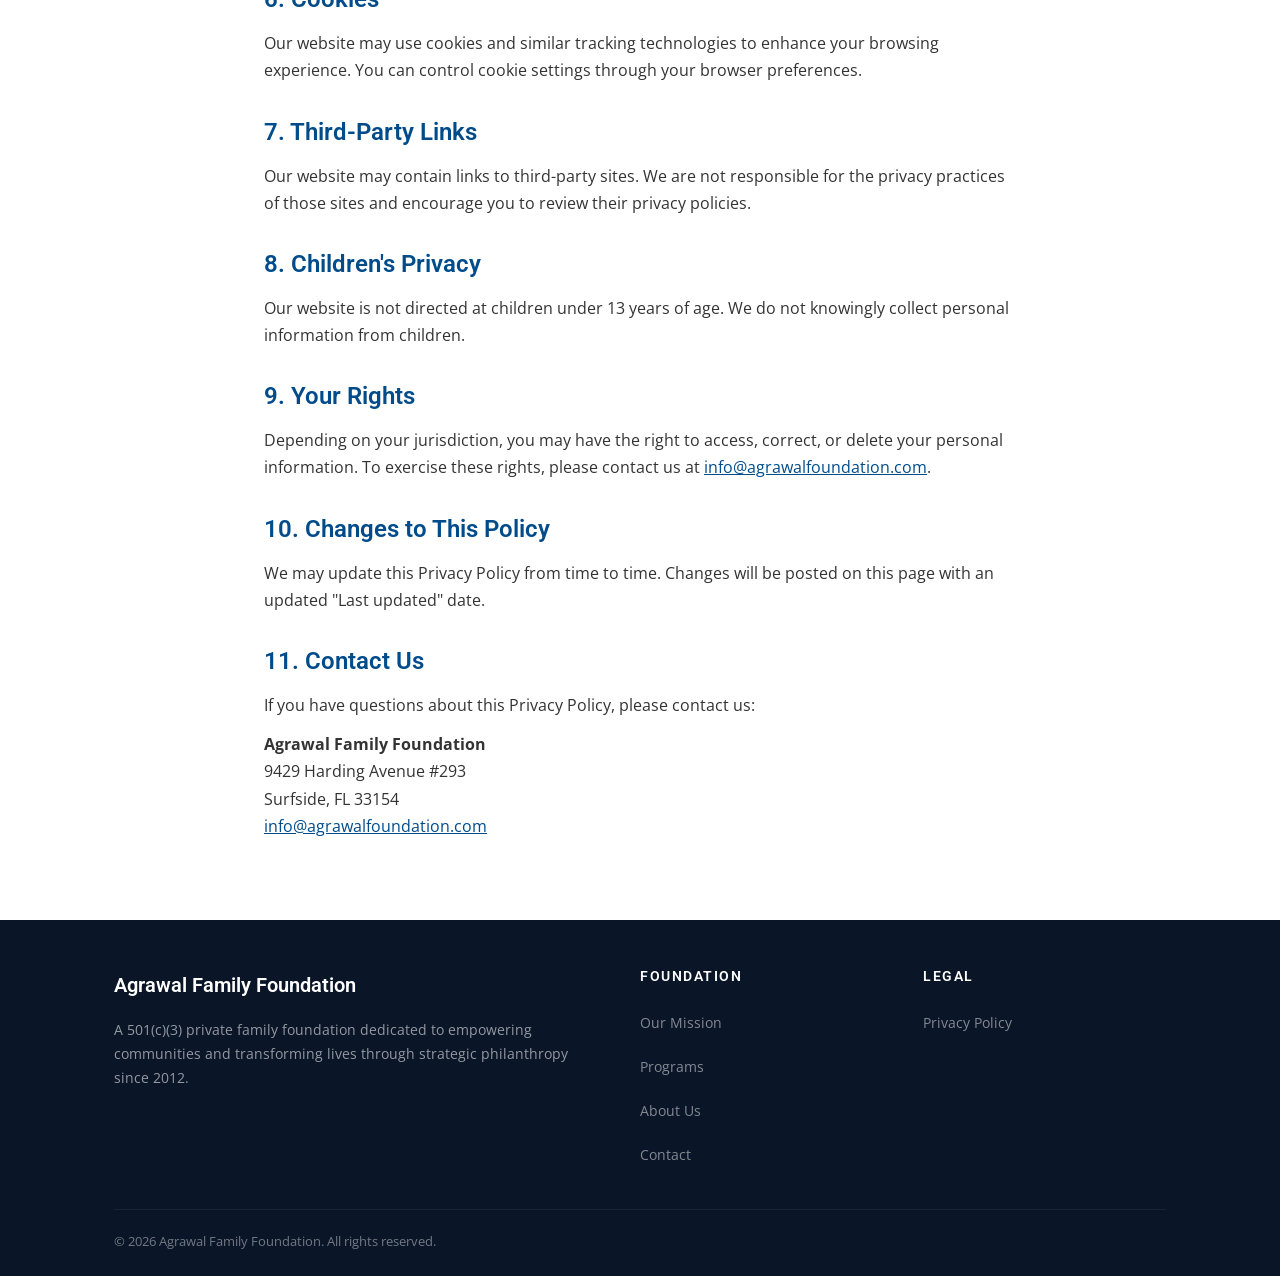
<file: privacy.html>
<!DOCTYPE html>
<html lang="en">
<head>
  <meta charset="UTF-8">
  <!-- Google Analytics (GA4) -->
  <script async src="https://www.googletagmanager.com/gtag/js?id=G-KWTF7LBR7S"></script>
  <script>
    window.dataLayer = window.dataLayer || [];
    function gtag(){dataLayer.push(arguments);}
    gtag('js', new Date());
    gtag('config', 'G-KWTF7LBR7S');
  </script>
  <meta name="viewport" content="width=device-width, initial-scale=1.0">
  <title>Privacy Policy | Agrawal Family Foundation</title>
  <meta name="description" content="Privacy policy for the Agrawal Family Foundation website.">
  <link rel="canonical" href="https://www.agrawalfoundation.com/privacy.html">
  <link rel="preconnect" href="https://fonts.googleapis.com">
  <link rel="preconnect" href="https://fonts.gstatic.com" crossorigin>
  <link href="https://fonts.googleapis.com/css2?family=Open+Sans:wght@300;400;600&family=Roboto:wght@300;400;500;600;700&display=swap" rel="stylesheet">
  <link rel="stylesheet" href="css/styles.css">
  <link rel="icon" href="images/logo.jpg" type="image/jpeg">
</head>
<body>
  <a href="#main" class="skip-link">Skip to content</a>

  <!-- Header -->
  <header>
    <div class="container">
      <a href="index.html" class="logo">
        <img src="images/logo.jpg" alt="Agrawal Family Foundation">
        <div class="logo-text">Agrawal Family<br>Foundation<span>Empowering Communities</span></div>
      </a>
      <button class="menu-toggle" aria-label="Toggle menu" aria-expanded="false">
        <span></span><span></span><span></span>
      </button>
      <nav aria-label="Main navigation">
        <ul>
          <li><a href="index.html">Home</a></li>
          <li><a href="mission.html">Mission</a></li>
          <li><a href="programs.html">Programs</a></li>
          <li><a href="about.html">About</a></li>
          <li><a href="contact.html">Contact</a></li>
        </ul>
      </nav>
    </div>
  </header>

  <main id="main">

  <!-- Hero -->
  <section class="hero" style="padding:60px 0 50px;">
    <div class="container">
      <h1 style="font-size:36px;">Privacy Policy</h1>
      <p>Last updated: March 2026</p>
    </div>
  </section>
  <section class="section">
    <div class="container" style="max-width:800px;">

      <h2 style="font-size:24px;margin-bottom:16px;">1. Introduction</h2>
      <p>The Agrawal Family Foundation ("we," "us," or "our") respects your privacy and is committed to protecting the personal information you share with us. This Privacy Policy explains how we collect, use, and safeguard information when you visit our website at www.agrawalfoundation.com (the "Site").</p>

      <h2 style="font-size:24px;margin:32px 0 16px;">2. Information We Collect</h2>
      <p>We may collect personal information that you voluntarily provide when you:</p>
      <ul style="padding-left:24px;list-style:disc;color:var(--text-light);margin-top:8px;">
        <li style="margin-bottom:6px;">Submit a contact form or grant inquiry</li>
        <li style="margin-bottom:6px;">Send us an email</li>
        <li style="margin-bottom:6px;">Subscribe to updates or communications</li>
      </ul>
      <p style="margin-top:12px;">This information may include your name, email address, organization name, phone number, and the content of your message.</p>
      <p>We may also automatically collect non-personal information such as browser type, operating system, IP address, and pages visited through standard web analytics.</p>

      <h2 style="font-size:24px;margin:32px 0 16px;">3. How We Use Your Information</h2>
      <p>We use the information we collect to:</p>
      <ul style="padding-left:24px;list-style:disc;color:var(--text-light);margin-top:8px;">
        <li style="margin-bottom:6px;">Respond to your inquiries and communications</li>
        <li style="margin-bottom:6px;">Evaluate grant requests and partnership proposals</li>
        <li style="margin-bottom:6px;">Improve our website and user experience</li>
        <li style="margin-bottom:6px;">Comply with legal obligations</li>
      </ul>

      <h2 style="font-size:24px;margin:32px 0 16px;">4. Information Sharing</h2>
      <p>We do not sell, trade, or rent your personal information to third parties. We may share information only in the following circumstances:</p>
      <ul style="padding-left:24px;list-style:disc;color:var(--text-light);margin-top:8px;">
        <li style="margin-bottom:6px;">With service providers who assist in operating our website (under strict confidentiality agreements)</li>
        <li style="margin-bottom:6px;">When required by law or to protect our legal rights</li>
        <li style="margin-bottom:6px;">With your explicit consent</li>
      </ul>

      <h2 style="font-size:24px;margin:32px 0 16px;">5. Data Security</h2>
      <p>We implement reasonable technical and organizational measures to protect your personal information against unauthorized access, alteration, disclosure, or destruction. However, no method of internet transmission is 100% secure, and we cannot guarantee absolute security.</p>

      <h2 style="font-size:24px;margin:32px 0 16px;">6. Cookies</h2>
      <p>Our website may use cookies and similar tracking technologies to enhance your browsing experience. You can control cookie settings through your browser preferences.</p>

      <h2 style="font-size:24px;margin:32px 0 16px;">7. Third-Party Links</h2>
      <p>Our website may contain links to third-party sites. We are not responsible for the privacy practices of those sites and encourage you to review their privacy policies.</p>

      <h2 style="font-size:24px;margin:32px 0 16px;">8. Children's Privacy</h2>
      <p>Our website is not directed at children under 13 years of age. We do not knowingly collect personal information from children.</p>

      <h2 style="font-size:24px;margin:32px 0 16px;">9. Your Rights</h2>
      <p>Depending on your jurisdiction, you may have the right to access, correct, or delete your personal information. To exercise these rights, please contact us at <a href="mailto:info@agrawalfoundation.com" style="color:var(--primary);text-decoration:underline;">info@agrawalfoundation.com</a>.</p>

      <h2 style="font-size:24px;margin:32px 0 16px;">10. Changes to This Policy</h2>
      <p>We may update this Privacy Policy from time to time. Changes will be posted on this page with an updated "Last updated" date.</p>

      <h2 style="font-size:24px;margin:32px 0 16px;">11. Contact Us</h2>
      <p>If you have questions about this Privacy Policy, please contact us:</p>
      <p style="margin-top:12px;">
        <strong>Agrawal Family Foundation</strong><br>
        9429 Harding Avenue #293<br>
        Surfside, FL 33154<br>
        <a href="mailto:info@agrawalfoundation.com" style="color:var(--primary);text-decoration:underline;">info@agrawalfoundation.com</a>
      </p>

    </div>
  </section>
  </main>

  <!-- Footer -->
  <footer>
    <div class="container">
      <div class="footer-grid">
        <div class="footer-about">
          <div class="logo" style="color:var(--white);">Agrawal Family Foundation</div>
          <p>A 501(c)(3) private family foundation dedicated to empowering communities and transforming lives through strategic philanthropy since 2012.</p>
        </div>
        <div class="footer-links">
          <h4>Foundation</h4>
          <a href="mission.html">Our Mission</a>
          <a href="programs.html">Programs</a>
          <a href="about.html">About Us</a>
          <a href="contact.html">Contact</a>
        </div>
        <div class="footer-legal">
          <h4>Legal</h4>
          <a href="privacy.html">Privacy Policy</a>
        </div>
      </div>
      <div class="footer-bottom">
        <span>&copy; 2026 Agrawal Family Foundation. All rights reserved.</span>
      </div>
    </div>
  </footer>

  <script src="js/main.js"></script>
</body>
</html>
</file>
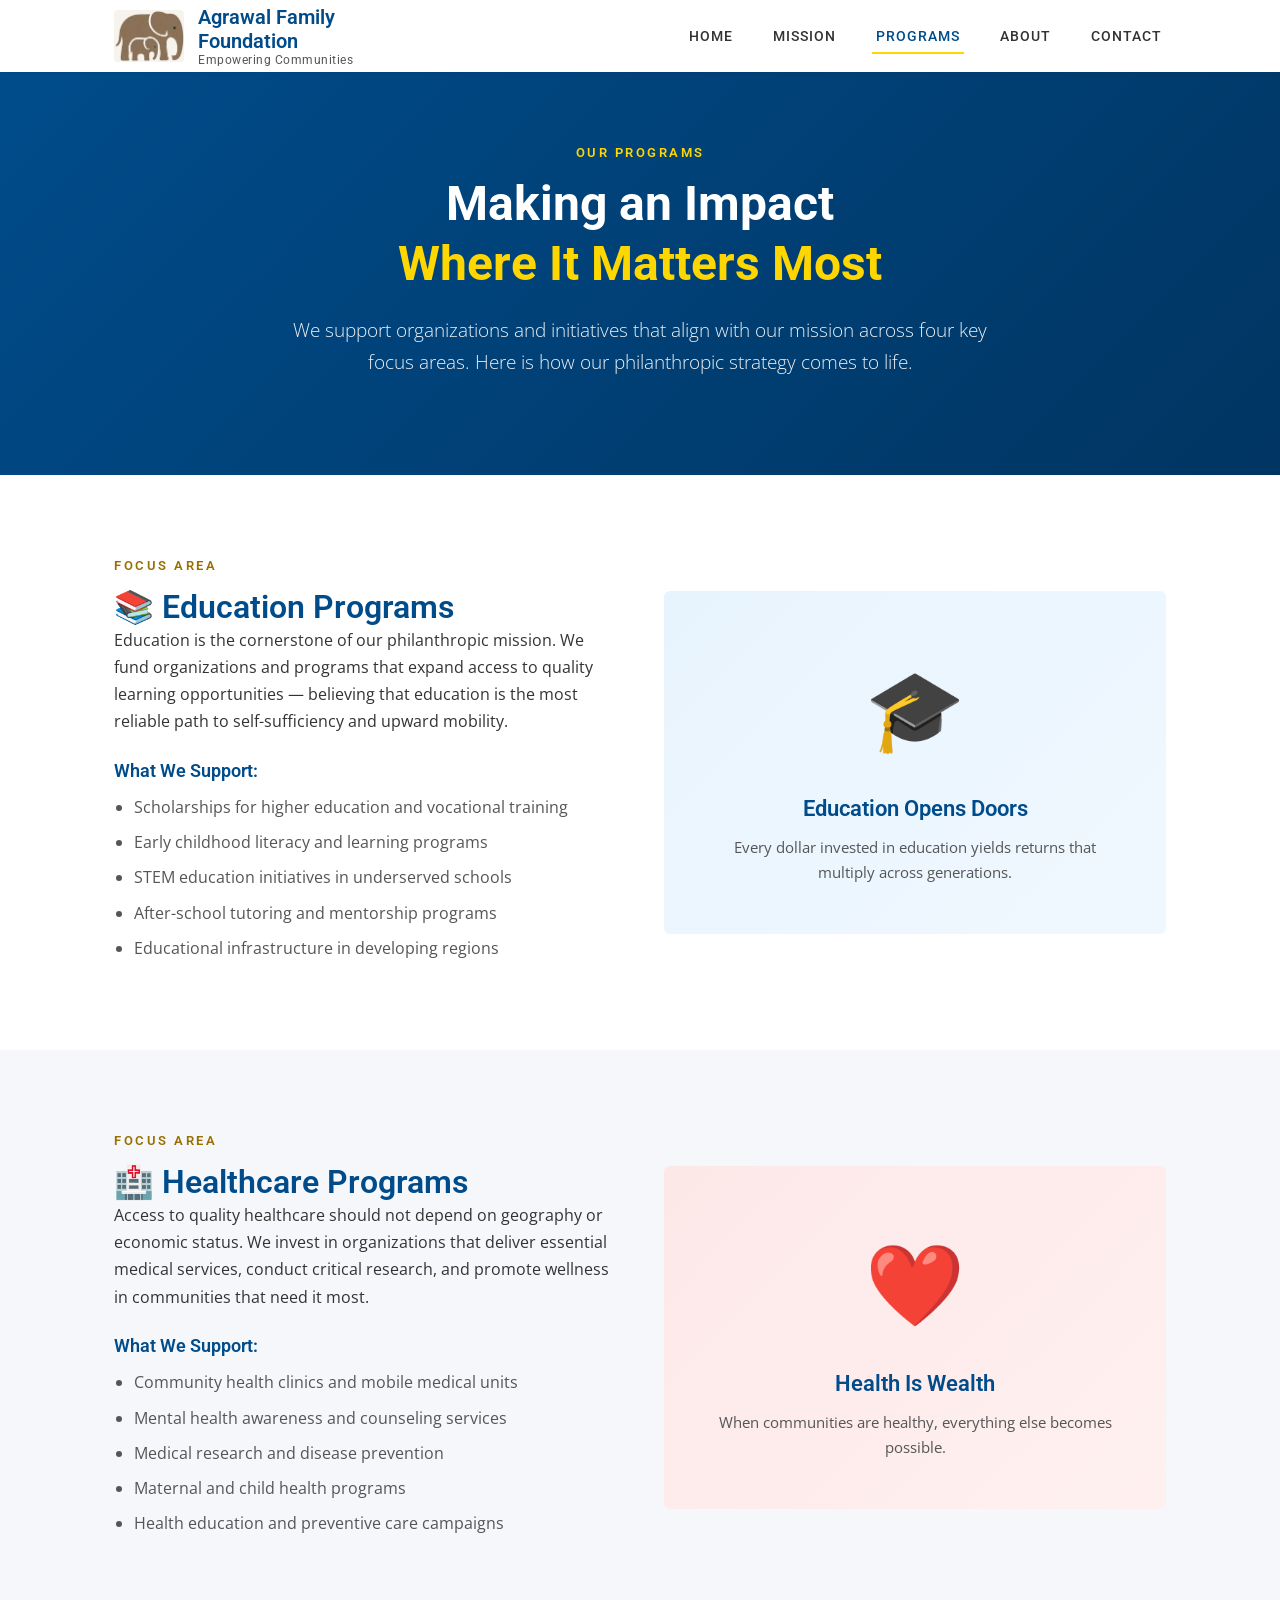
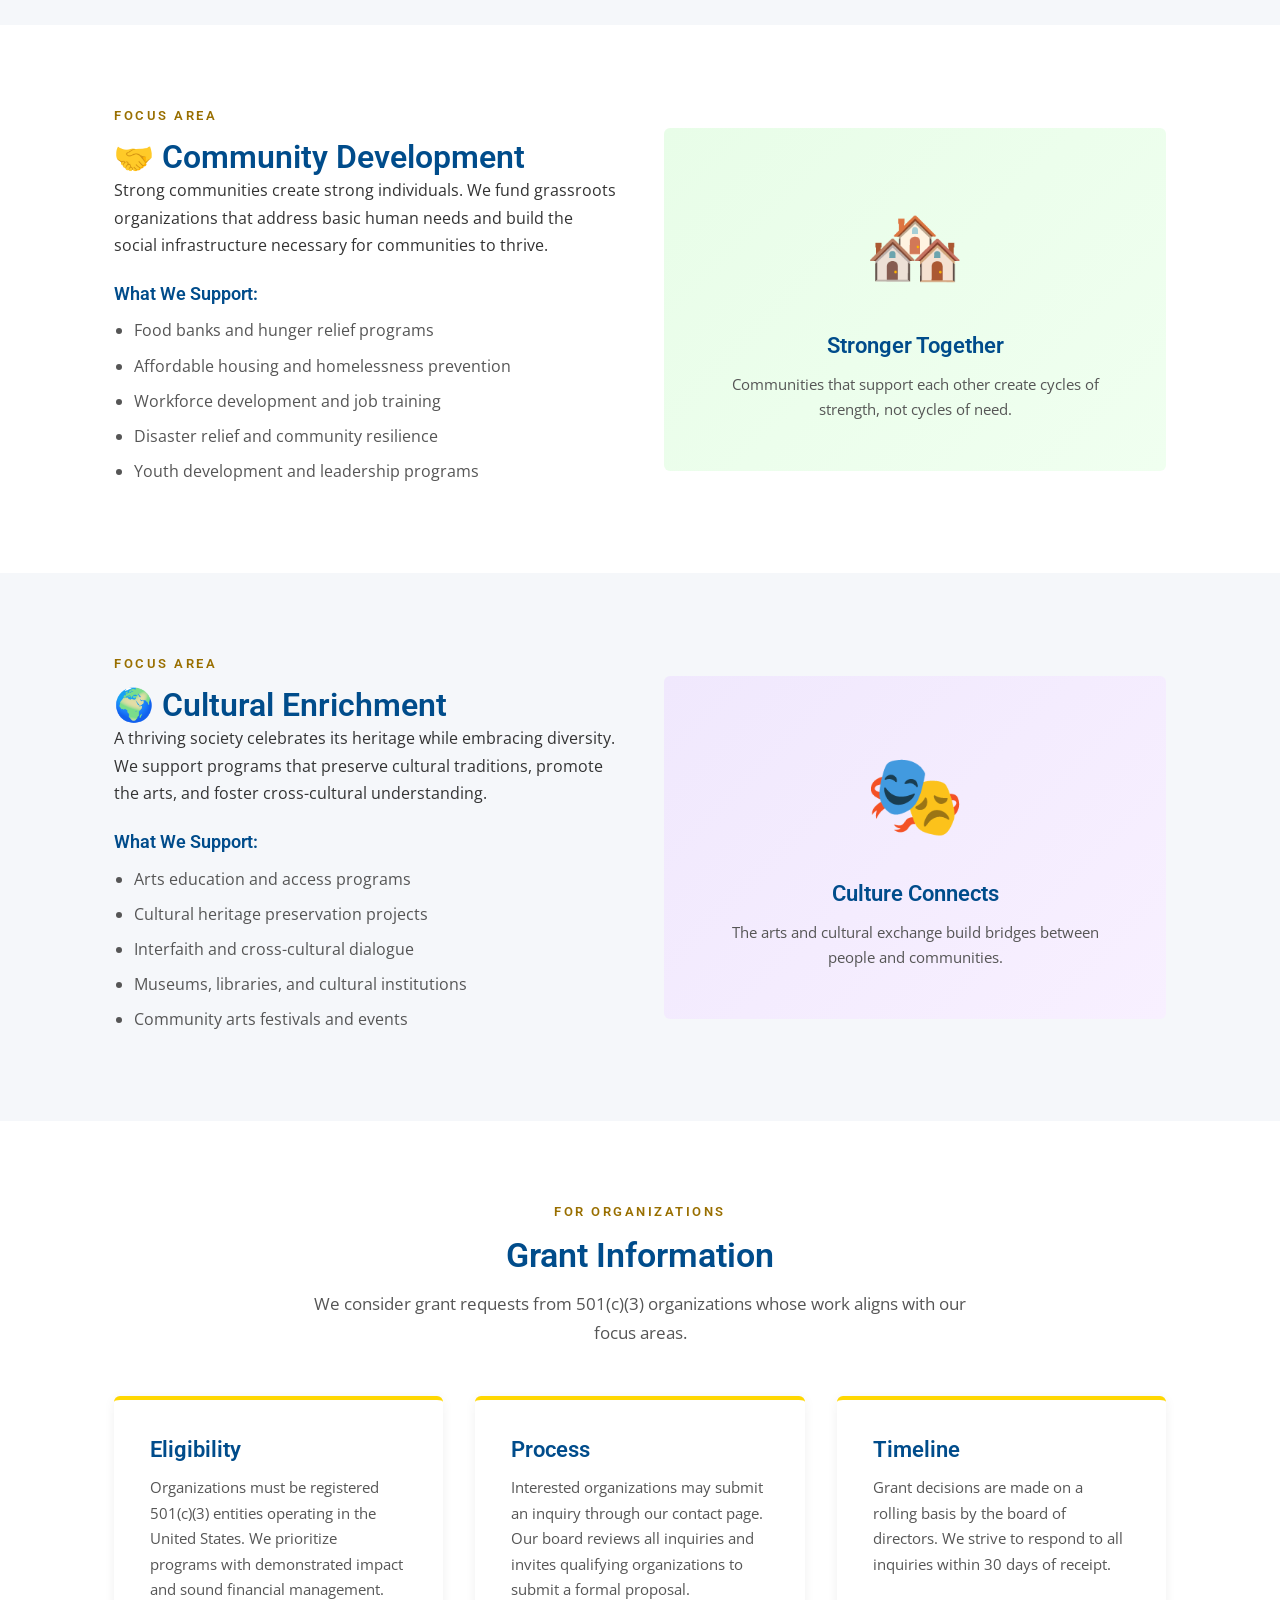
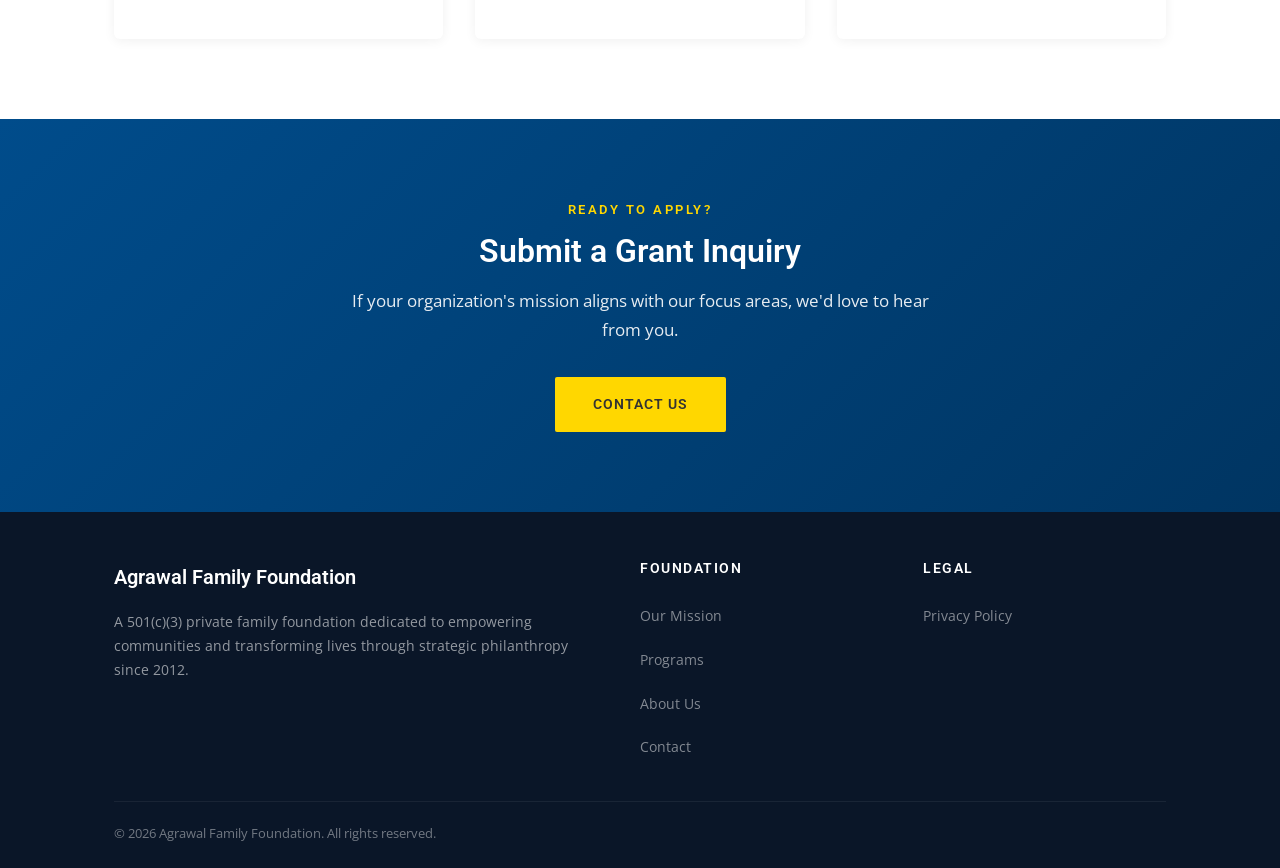
<file: programs.html>
<!DOCTYPE html>
<html lang="en">
<head>
  <meta charset="UTF-8">
  <!-- Google Analytics (GA4) -->
  <script async src="https://www.googletagmanager.com/gtag/js?id=G-KWTF7LBR7S"></script>
  <script>
    window.dataLayer = window.dataLayer || [];
    function gtag(){dataLayer.push(arguments);}
    gtag('js', new Date());
    gtag('config', 'G-KWTF7LBR7S');
  </script>
  <meta name="viewport" content="width=device-width, initial-scale=1.0">
  <title>Programs | Agrawal Family Foundation</title>
  <meta name="description" content="Explore the Agrawal Family Foundation's programs in education, healthcare, community development, and cultural enrichment.">
  <link rel="canonical" href="https://www.agrawalfoundation.com/programs.html">
  <link rel="preconnect" href="https://fonts.googleapis.com">
  <link rel="preconnect" href="https://fonts.gstatic.com" crossorigin>
  <link href="https://fonts.googleapis.com/css2?family=Open+Sans:wght@300;400;600&family=Roboto:wght@300;400;500;600;700&display=swap" rel="stylesheet">
  <link rel="stylesheet" href="css/styles.css">
  <link rel="icon" href="images/logo.jpg" type="image/jpeg">
</head>
<body>
  <a href="#main" class="skip-link">Skip to content</a>

  <!-- Header -->
  <header>
    <div class="container">
      <a href="index.html" class="logo">
        <img src="images/logo.jpg" alt="Agrawal Family Foundation">
        <div class="logo-text">Agrawal Family<br>Foundation<span>Empowering Communities</span></div>
      </a>
      <button class="menu-toggle" aria-label="Toggle menu" aria-expanded="false">
        <span></span><span></span><span></span>
      </button>
      <nav aria-label="Main navigation">
        <ul>
          <li><a href="index.html">Home</a></li>
          <li><a href="mission.html">Mission</a></li>
          <li><a href="programs.html">Programs</a></li>
          <li><a href="about.html">About</a></li>
          <li><a href="contact.html">Contact</a></li>
        </ul>
      </nav>
    </div>
  </header>

  <main id="main">

  <!-- Hero -->
  <section class="hero" style="padding:70px 0 60px;">
    <div class="container">
      <span class="overline">Our Programs</span>
      <h1>Making an Impact<br><span class="highlight">Where It Matters Most</span></h1>
      <p>We support organizations and initiatives that align with our mission across four key focus areas. Here is how our philanthropic strategy comes to life.</p>
    </div>
  </section>

  <!-- Education -->
  <section class="section" id="education">
    <div class="container">
      <div class="two-col">
        <div>
          <span class="overline">Focus Area</span>
          <h2>📚 Education Programs</h2>
          <p>Education is the cornerstone of our philanthropic mission. We fund organizations and programs that expand access to quality learning opportunities — believing that education is the most reliable path to self-sufficiency and upward mobility.</p>
          <h4 style="margin-top:24px;color:var(--primary);">What We Support:</h4>
          <ul style="margin-top:12px;padding-left:20px;list-style:disc;color:var(--text-light);">
            <li style="margin-bottom:8px;">Scholarships for higher education and vocational training</li>
            <li style="margin-bottom:8px;">Early childhood literacy and learning programs</li>
            <li style="margin-bottom:8px;">STEM education initiatives in underserved schools</li>
            <li style="margin-bottom:8px;">After-school tutoring and mentorship programs</li>
            <li style="margin-bottom:8px;">Educational infrastructure in developing regions</li>
          </ul>
        </div>
        <div>
          <div style="background:linear-gradient(135deg,#e8f4fd,#f0f8ff);border-radius:var(--radius);padding:48px;text-align:center;">
            <div style="font-size:80px;margin-bottom:20px;">🎓</div>
            <h3>Education Opens Doors</h3>
            <p style="color:var(--text-light);font-size:15px;margin-top:12px;">Every dollar invested in education yields returns that multiply across generations.</p>
          </div>
        </div>
      </div>
    </div>
  </section>

  <!-- Healthcare -->
  <section class="section section-alt" id="healthcare">
    <div class="container">
      <div class="two-col reverse">
        <div>
          <div style="background:linear-gradient(135deg,#fde8e8,#fff0f0);border-radius:var(--radius);padding:48px;text-align:center;">
            <div style="font-size:80px;margin-bottom:20px;">❤️</div>
            <h3>Health Is Wealth</h3>
            <p style="color:var(--text-light);font-size:15px;margin-top:12px;">When communities are healthy, everything else becomes possible.</p>
          </div>
        </div>
        <div>
          <span class="overline">Focus Area</span>
          <h2>🏥 Healthcare Programs</h2>
          <p>Access to quality healthcare should not depend on geography or economic status. We invest in organizations that deliver essential medical services, conduct critical research, and promote wellness in communities that need it most.</p>
          <h4 style="margin-top:24px;color:var(--primary);">What We Support:</h4>
          <ul style="margin-top:12px;padding-left:20px;list-style:disc;color:var(--text-light);">
            <li style="margin-bottom:8px;">Community health clinics and mobile medical units</li>
            <li style="margin-bottom:8px;">Mental health awareness and counseling services</li>
            <li style="margin-bottom:8px;">Medical research and disease prevention</li>
            <li style="margin-bottom:8px;">Maternal and child health programs</li>
            <li style="margin-bottom:8px;">Health education and preventive care campaigns</li>
          </ul>
        </div>
      </div>
    </div>
  </section>

  <!-- Community -->
  <section class="section" id="community">
    <div class="container">
      <div class="two-col">
        <div>
          <span class="overline">Focus Area</span>
          <h2>🤝 Community Development</h2>
          <p>Strong communities create strong individuals. We fund grassroots organizations that address basic human needs and build the social infrastructure necessary for communities to thrive.</p>
          <h4 style="margin-top:24px;color:var(--primary);">What We Support:</h4>
          <ul style="margin-top:12px;padding-left:20px;list-style:disc;color:var(--text-light);">
            <li style="margin-bottom:8px;">Food banks and hunger relief programs</li>
            <li style="margin-bottom:8px;">Affordable housing and homelessness prevention</li>
            <li style="margin-bottom:8px;">Workforce development and job training</li>
            <li style="margin-bottom:8px;">Disaster relief and community resilience</li>
            <li style="margin-bottom:8px;">Youth development and leadership programs</li>
          </ul>
        </div>
        <div>
          <div style="background:linear-gradient(135deg,#e8fde8,#f0fff0);border-radius:var(--radius);padding:48px;text-align:center;">
            <div style="font-size:80px;margin-bottom:20px;">🏘️</div>
            <h3>Stronger Together</h3>
            <p style="color:var(--text-light);font-size:15px;margin-top:12px;">Communities that support each other create cycles of strength, not cycles of need.</p>
          </div>
        </div>
      </div>
    </div>
  </section>

  <!-- Cultural -->
  <section class="section section-alt" id="cultural">
    <div class="container">
      <div class="two-col reverse">
        <div>
          <div style="background:linear-gradient(135deg,#f0e8fd,#f8f0ff);border-radius:var(--radius);padding:48px;text-align:center;">
            <div style="font-size:80px;margin-bottom:20px;">🎭</div>
            <h3>Culture Connects</h3>
            <p style="color:var(--text-light);font-size:15px;margin-top:12px;">The arts and cultural exchange build bridges between people and communities.</p>
          </div>
        </div>
        <div>
          <span class="overline">Focus Area</span>
          <h2>🌍 Cultural Enrichment</h2>
          <p>A thriving society celebrates its heritage while embracing diversity. We support programs that preserve cultural traditions, promote the arts, and foster cross-cultural understanding.</p>
          <h4 style="margin-top:24px;color:var(--primary);">What We Support:</h4>
          <ul style="margin-top:12px;padding-left:20px;list-style:disc;color:var(--text-light);">
            <li style="margin-bottom:8px;">Arts education and access programs</li>
            <li style="margin-bottom:8px;">Cultural heritage preservation projects</li>
            <li style="margin-bottom:8px;">Interfaith and cross-cultural dialogue</li>
            <li style="margin-bottom:8px;">Museums, libraries, and cultural institutions</li>
            <li style="margin-bottom:8px;">Community arts festivals and events</li>
          </ul>
        </div>
      </div>
    </div>
  </section>

  <!-- Grant Info -->
  <section class="section">
    <div class="container">
      <div class="section-header">
        <span class="overline">For Organizations</span>
        <h2>Grant Information</h2>
        <p>We consider grant requests from 501(c)(3) organizations whose work aligns with our focus areas.</p>
      </div>
      <div class="card-grid card-grid-3">
        <div class="card animate">
          <h3>Eligibility</h3>
          <p>Organizations must be registered 501(c)(3) entities operating in the United States. We prioritize programs with demonstrated impact and sound financial management.</p>
        </div>
        <div class="card animate">
          <h3>Process</h3>
          <p>Interested organizations may submit an inquiry through our contact page. Our board reviews all inquiries and invites qualifying organizations to submit a formal proposal.</p>
        </div>
        <div class="card animate">
          <h3>Timeline</h3>
          <p>Grant decisions are made on a rolling basis by the board of directors. We strive to respond to all inquiries within 30 days of receipt.</p>
        </div>
      </div>
    </div>
  </section>

  <!-- CTA -->
  <section class="contact-section">
    <div class="container text-center">
      <span class="overline" style="color:var(--gold)">Ready to Apply?</span>
      <h2 style="color:var(--white);margin-bottom:16px;">Submit a Grant Inquiry</h2>
      <p style="max-width:600px;margin:0 auto 32px;opacity:.9;font-size:17px;">If your organization's mission aligns with our focus areas, we'd love to hear from you.</p>
      <a href="contact.html" class="btn btn-gold">Contact Us</a>
    </div>
  </section>

  </main>

  <!-- Footer -->
  <footer>
    <div class="container">
      <div class="footer-grid">
        <div class="footer-about">
          <div class="logo" style="color:var(--white);">Agrawal Family Foundation</div>
          <p>A 501(c)(3) private family foundation dedicated to empowering communities and transforming lives through strategic philanthropy since 2012.</p>
        </div>
        <div class="footer-links">
          <h4>Foundation</h4>
          <a href="mission.html">Our Mission</a>
          <a href="programs.html">Programs</a>
          <a href="about.html">About Us</a>
          <a href="contact.html">Contact</a>
        </div>
        <div class="footer-legal">
          <h4>Legal</h4>
          <a href="privacy.html">Privacy Policy</a>
        </div>
      </div>
      <div class="footer-bottom">
        <span>&copy; 2026 Agrawal Family Foundation. All rights reserved.</span>
      </div>
    </div>
  </footer>

  <script src="js/main.js"></script>
</body>
</html>
</file>
<file: css/styles.css>
/* ============================================================
   AGRAWAL FAMILY FOUNDATION — CSS
   Branding inherited from Litera Capital
   ============================================================ */

/* ---------- Reset & Base ---------- */
*,*::before,*::after{box-sizing:border-box;margin:0;padding:0}
html{scroll-behavior:smooth}
body{font-family:"Open Sans",sans-serif;font-weight:400;font-size:16px;line-height:1.7;color:#333}
img{max-width:100%;height:auto;display:block}
a{color:inherit;text-decoration:none}
ul{list-style:none}

/* ---------- Palette ---------- */
:root{
  --primary:#004c8b;
  --primary-dark:#003562;
  --gold:#FFD700;
  --gold-dark:#996f00;
  --bg-light:#f0f8ff;
  --bg-alt:#f5f7fa;
  --text:#333;
  --text-light:#555;
  --border:#cacccb;
  --white:#fff;
  --shadow:0 2px 12px rgba(0,0,0,.06);
  --shadow-hover:0 8px 24px rgba(0,76,139,.12);
  --radius:6px;
  --header-h:72px;
  --max-w:1100px;
}

/* ---------- Skip Link ---------- */
.skip-link{position:absolute;top:-100%;left:16px;background:var(--primary);color:#fff;padding:8px 16px;z-index:9999;border-radius:0 0 4px 4px;font-size:14px}
.skip-link:focus{top:0}

/* ---------- Utility ---------- */
.container{max-width:var(--max-w);margin:0 auto;padding:0 24px}
.section{padding:80px 0}
.section-alt{background:var(--bg-alt)}
.section-light{background:var(--bg-light)}
.text-center{text-align:center}
.overline{display:block;font-family:"Roboto",sans-serif;font-size:13px;font-weight:600;text-transform:uppercase;letter-spacing:2.5px;color:var(--gold-dark);margin-bottom:10px}
.gold{color:var(--gold-dark)}
.section-header{max-width:680px;margin:0 auto 48px;text-align:center}
.section-header h2{font-family:"Roboto",sans-serif;font-size:34px;font-weight:600;color:var(--primary);margin-bottom:14px}
.section-header p{color:var(--text-light);font-size:17px}

/* ---------- Typography ---------- */
h1,h2,h3,h4{font-family:"Roboto",sans-serif;line-height:1.25}
h1{font-size:48px;font-weight:700}
h2{font-size:32px;font-weight:600;color:var(--primary)}
h3{font-size:22px;font-weight:600;color:var(--primary)}
h4{font-size:18px;font-weight:600}
p+p{margin-top:14px}

/* ---------- Buttons ---------- */
.btn{display:inline-block;font-family:"Roboto",sans-serif;font-size:14px;font-weight:600;text-transform:uppercase;letter-spacing:1px;padding:14px 36px;border:2px solid transparent;border-radius:2px;cursor:pointer;transition:all .3s}
.btn-gold{background:var(--gold);color:var(--text)}
.btn-gold:hover{background:var(--gold-dark)}
.btn-outline{background:transparent;border-color:var(--white);color:var(--white)}
.btn-outline:hover{background:var(--white);color:var(--primary)}
.btn-outline-dark{background:transparent;border-color:var(--primary);color:var(--primary)}
.btn-outline-dark:hover{background:var(--primary);color:var(--white)}
.btn-sm{padding:10px 24px;font-size:13px}

/* ---------- Header ---------- */
header{position:sticky;top:0;z-index:1000;background:var(--white);box-shadow:0 1px 4px rgba(0,0,0,.08);height:var(--header-h);padding:4px 0}
header .container{display:flex;align-items:center;justify-content:space-between;height:100%}
.logo{display:flex;align-items:center;gap:14px;font-family:"Roboto",sans-serif;font-weight:600;font-size:20px;color:var(--primary);text-decoration:none}
.logo img{height:52px;width:auto;border-radius:4px}
.logo .logo-text{display:flex;flex-direction:column;line-height:1.2}
.logo .logo-text span{font-size:12px;font-weight:400;color:var(--text-light);letter-spacing:0.5px}

nav ul{display:flex;gap:32px}
nav a{font-family:"Roboto",sans-serif;font-size:14px;font-weight:500;text-transform:uppercase;letter-spacing:1px;color:var(--text);position:relative;padding:10px 4px;transition:color .3s}
nav a::after{content:'';position:absolute;bottom:0;left:0;width:0;height:2px;background:var(--gold);transition:width .3s}
nav a:hover,nav a.active{color:var(--primary)}
nav a:hover::after,nav a.active::after{width:100%}

/* Hamburger */
.menu-toggle{display:none;flex-direction:column;gap:5px;background:none;border:none;cursor:pointer;padding:8px}
.menu-toggle span{display:block;width:24px;height:2px;background:var(--primary);transition:all .3s}

/* ---------- Hero ---------- */
.hero{background:linear-gradient(135deg,var(--primary),var(--primary-dark));color:var(--white);padding:100px 0 80px;text-align:center}
.hero .overline{color:var(--gold)}
.hero h1{margin-bottom:20px}
.hero h1 .highlight{color:var(--gold)}
.hero p{font-size:19px;font-weight:300;max-width:700px;margin:0 auto 36px;opacity:.92;line-height:1.7}
.hero-buttons{display:flex;gap:16px;justify-content:center;flex-wrap:wrap}

/* ---------- Impact Stats ---------- */
.stats-bar{background:var(--primary-dark);color:var(--white);padding:40px 0}
.stats-grid{display:grid;grid-template-columns:repeat(4,1fr);gap:24px;text-align:center}
.stat-number{font-family:"Roboto",sans-serif;font-size:42px;font-weight:700;color:var(--gold)}
.stat-label{font-size:14px;text-transform:uppercase;letter-spacing:1.5px;margin-top:6px;opacity:.85}

/* ---------- Card Grid ---------- */
.card-grid{display:grid;grid-template-columns:repeat(auto-fit,minmax(300px,1fr));gap:32px}
.card-grid-4{grid-template-columns:repeat(4,1fr)}
.card-grid-3{grid-template-columns:repeat(3,1fr)}
.card-grid-2{grid-template-columns:repeat(2,1fr)}
.card{background:var(--white);border-radius:var(--radius);box-shadow:var(--shadow);padding:36px;border-top:4px solid var(--gold);transition:transform .3s,box-shadow .3s}
.card:hover{transform:translateY(-4px);box-shadow:var(--shadow-hover)}
.card-icon{font-size:40px;margin-bottom:16px}
.card h3{margin-bottom:12px}
.card p{color:var(--text-light);font-size:15px}

/* ---------- Two Column ---------- */
.two-col{display:grid;grid-template-columns:1fr 1fr;gap:48px;align-items:center}
.two-col.reverse{direction:rtl}
.two-col.reverse>*{direction:ltr}
.two-col img{border-radius:var(--radius);box-shadow:var(--shadow)}

/* ---------- Pillars ---------- */
.pillar-grid{display:grid;grid-template-columns:repeat(4,1fr);gap:32px}
.pillar{background:var(--white);border-radius:var(--radius);overflow:hidden;box-shadow:var(--shadow);transition:transform .3s,box-shadow .3s}
.pillar:hover{transform:translateY(-4px);box-shadow:var(--shadow-hover)}
.pillar-img{height:200px;background:var(--bg-light);display:flex;align-items:center;justify-content:center;font-size:64px}
.pillar-body{padding:28px}
.pillar-body h3{margin-bottom:10px}
.pillar-body p{color:var(--text-light);font-size:15px}


/* ---------- Values ---------- */
.values-grid{display:grid;grid-template-columns:repeat(auto-fit,minmax(240px,1fr));gap:28px}
.value-item{text-align:center;padding:32px 24px}
.value-icon{font-size:48px;margin-bottom:16px}
.value-item h4{color:var(--primary);margin-bottom:8px}
.value-item p{font-size:14px;color:var(--text-light)}

/* ---------- Contact ---------- */
.contact-section{background:linear-gradient(135deg,var(--primary),var(--primary-dark));color:var(--white);padding:80px 0}
.contact-grid{display:grid;grid-template-columns:1fr 1fr;gap:48px;align-items:start}
.contact-info h2{color:var(--white);margin-bottom:16px}
.contact-info p{opacity:.9;margin-bottom:24px}
.contact-detail{display:flex;align-items:center;gap:12px;margin-bottom:16px;font-size:15px}
.contact-detail .icon{font-size:20px;width:40px;height:40px;background:rgba(255,255,255,.12);border-radius:50%;display:flex;align-items:center;justify-content:center}

/* ---------- Footer ---------- */
footer{background:#0a1628;color:rgba(255,255,255,.7);padding:48px 0 24px}
.footer-grid{display:grid;grid-template-columns:2fr 1fr 1fr;gap:40px;margin-bottom:32px}
.footer-about .logo{margin-bottom:16px}
.footer-about p{font-size:14px;line-height:1.7;opacity:.8}
.footer-links h4,.footer-legal h4{color:var(--white);font-size:14px;text-transform:uppercase;letter-spacing:1.5px;margin-bottom:16px}
.footer-links a,.footer-legal a{display:block;font-size:14px;padding:10px 0;opacity:.7;transition:opacity .3s}
.footer-links a:hover,.footer-legal a:hover{opacity:1;color:var(--gold)}
.footer-bottom{border-top:1px solid rgba(255,255,255,.1);padding-top:20px;display:flex;justify-content:space-between;align-items:center;font-size:13px;opacity:.6;flex-wrap:wrap;gap:12px}

/* ---------- Responsive ---------- */
/* ---------- Focus States ---------- */
a:focus-visible,.btn:focus-visible{outline:3px solid var(--gold);outline-offset:2px}

@media(max-width:975px){
  .stats-grid{grid-template-columns:repeat(2,1fr)}
  .pillar-grid{grid-template-columns:repeat(2,1fr)}
  .card-grid-4{grid-template-columns:repeat(2,1fr)}
  .card-grid-3{grid-template-columns:1fr}
  .card-grid-2{grid-template-columns:1fr}
  .two-col,.two-col.reverse{grid-template-columns:1fr}
  .contact-grid{grid-template-columns:1fr}
  .footer-grid{grid-template-columns:1fr}
  .hero h1{font-size:36px}
  .hero p{font-size:17px}
  .section{padding:60px 0}
}
@media(max-width:600px){
  .menu-toggle{display:flex}
  nav ul{display:none;position:absolute;top:var(--header-h);left:0;right:0;background:var(--white);flex-direction:column;padding:24px;box-shadow:0 4px 16px rgba(0,0,0,.1);gap:16px}
  nav.open ul{display:flex}
  .hero{padding:60px 0 50px}
  .hero h1{font-size:28px}
  .hero p{font-size:16px}
  .section{padding:48px 0}
  .section-header h2{font-size:26px}
  .stats-grid{grid-template-columns:1fr 1fr}
  .stat-number{font-size:32px}
  .card-grid,.card-grid-4,.card-grid-3,.card-grid-2{grid-template-columns:1fr}
  .pillar-grid{grid-template-columns:1fr}
  .hero-buttons{flex-direction:column;align-items:center}
  .logo{gap:10px}
  .logo img{height:40px}
  .logo .logo-text{font-size:16px}
  .footer-bottom{flex-direction:column;text-align:center}
}
</file>
